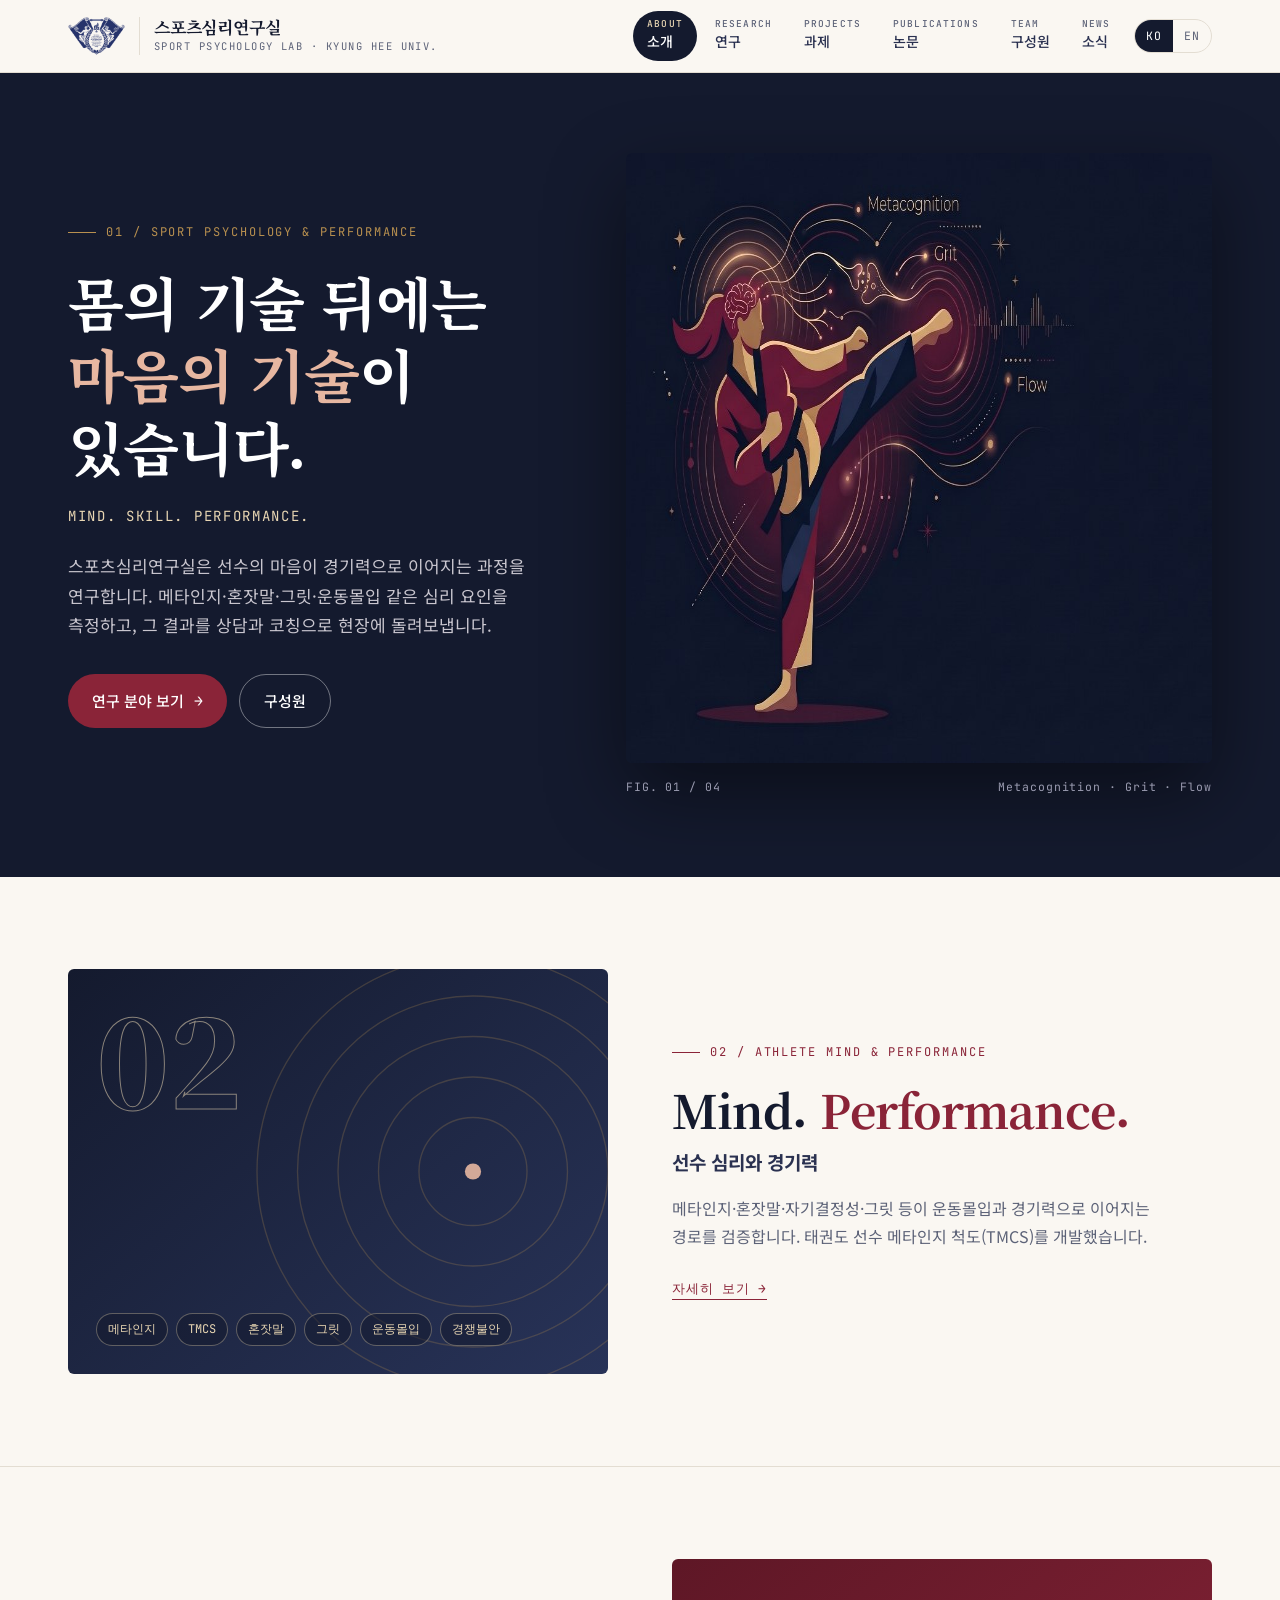
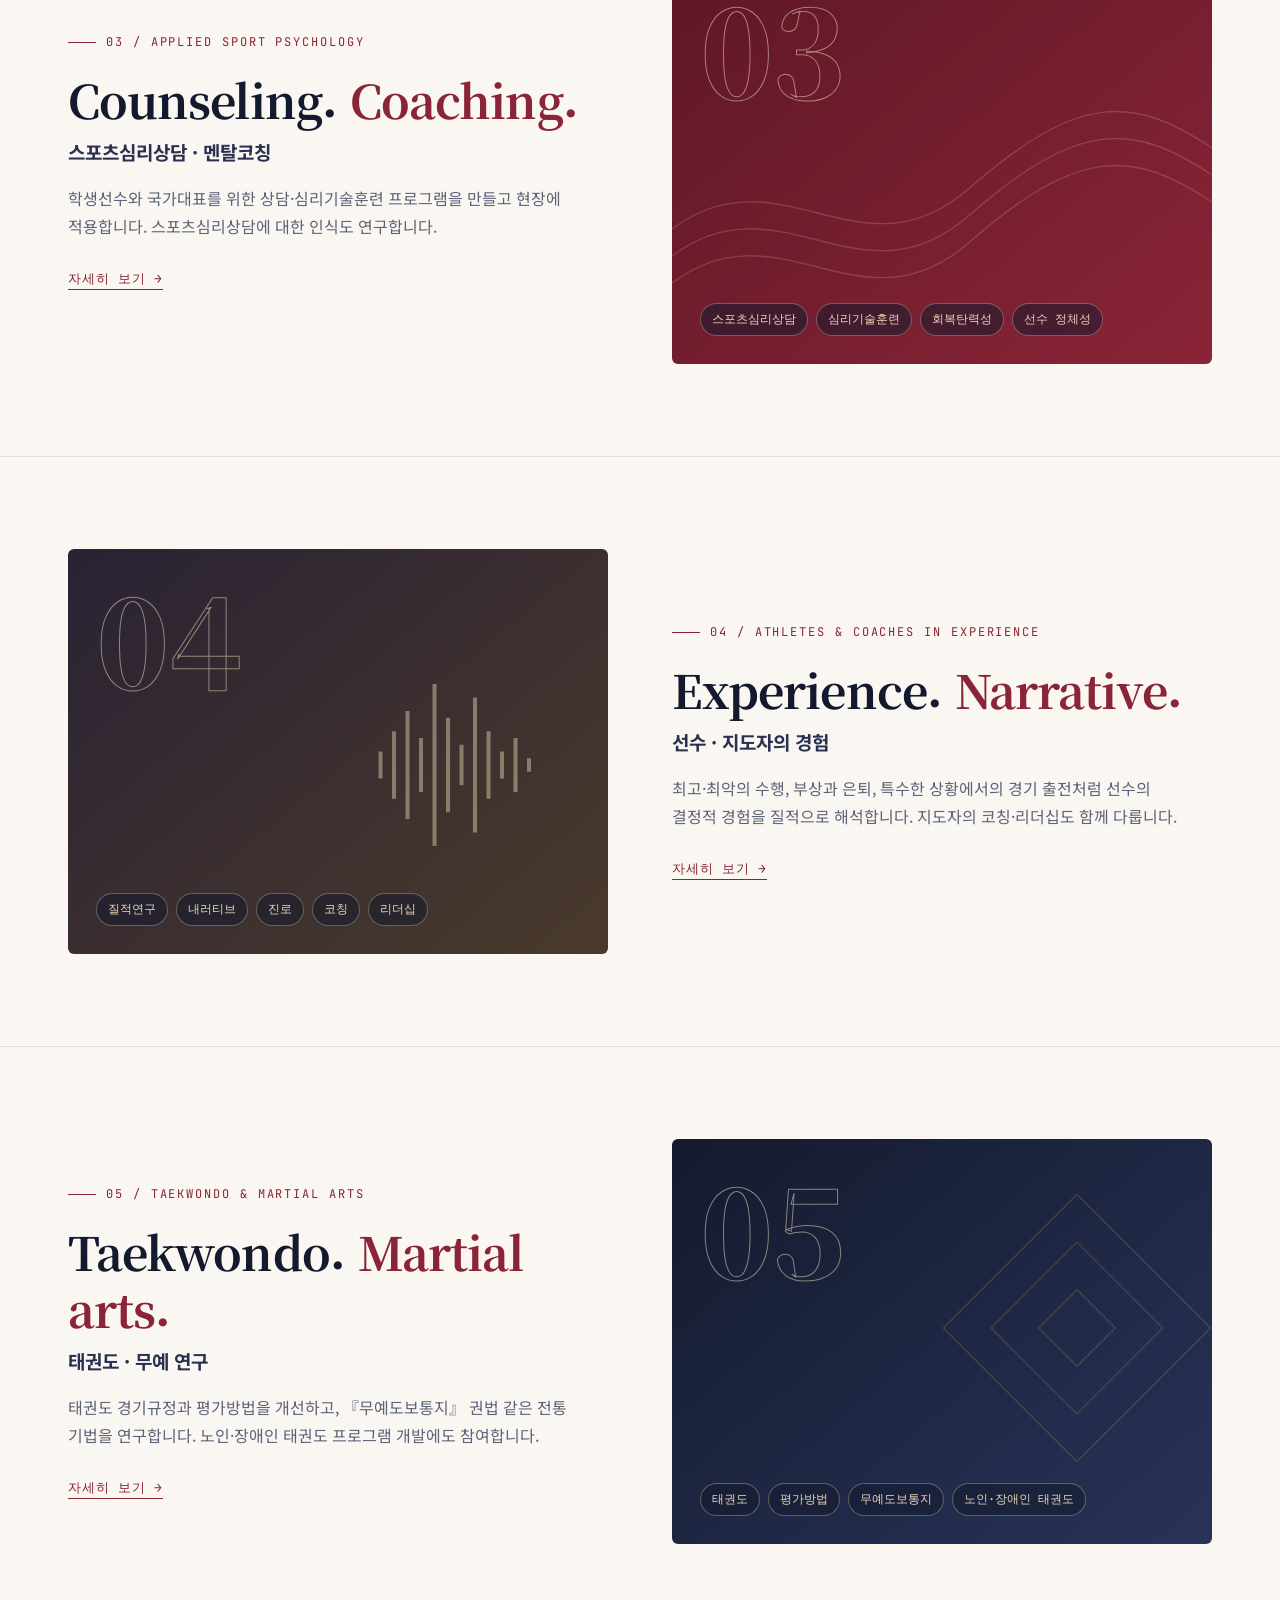
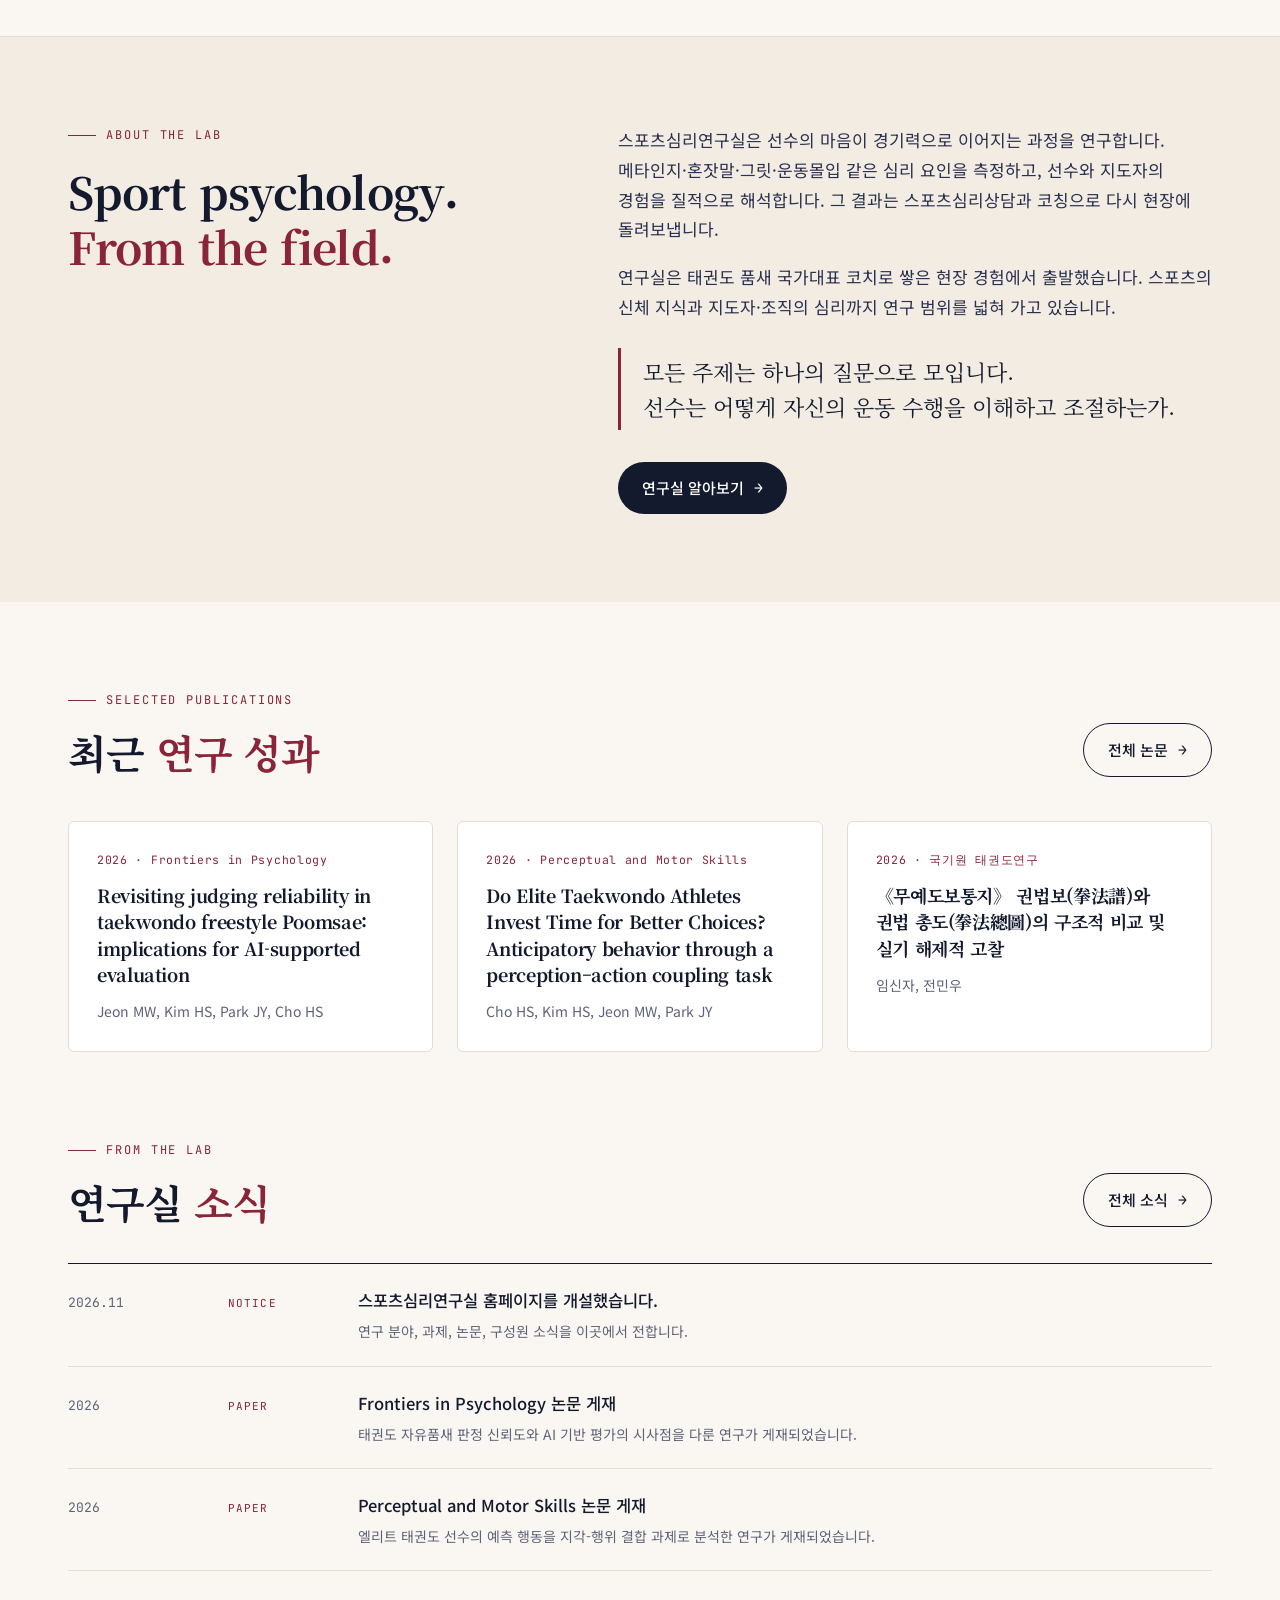
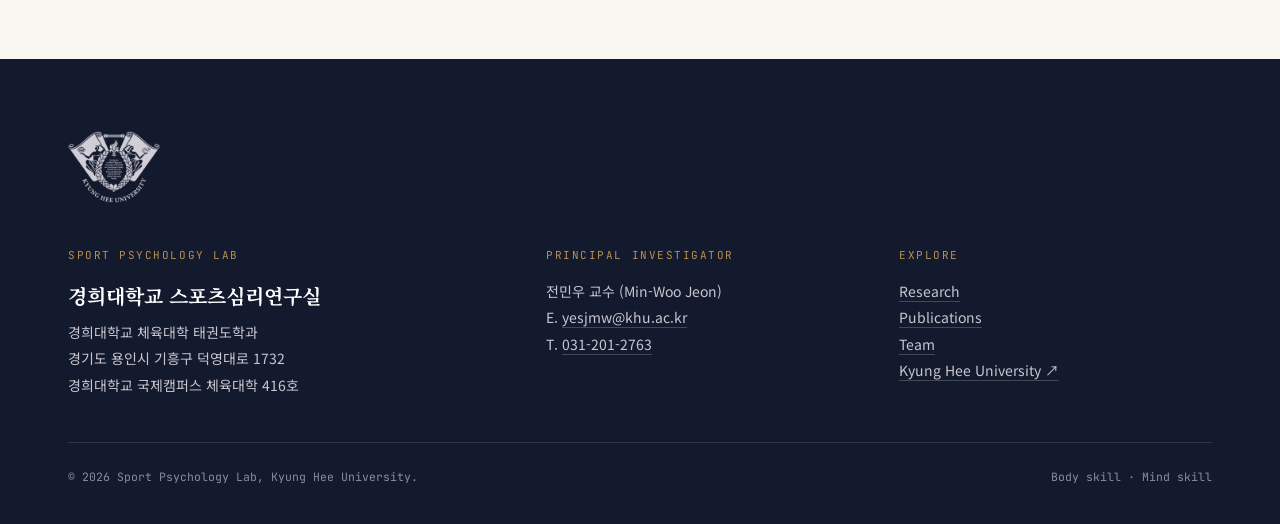
<file: index.html>
<!DOCTYPE html>
<html lang="ko">
<head>
<meta charset="utf-8">
<meta name="viewport" content="width=device-width, initial-scale=1">
<title>스포츠심리연구실 · Sport Psychology Lab</title>
<meta name="description" content="경희대학교 체육대학 태권도학과 스포츠심리연구실 (Sport Psychology Lab). 선수의 마음이 경기력으로 이어지는 과정을 연구합니다.">
<link rel="preconnect" href="https://fonts.googleapis.com">
<link rel="preconnect" href="https://fonts.gstatic.com" crossorigin>
<link href="https://fonts.googleapis.com/css2?family=Noto+Sans+KR:wght@300;400;500;700&family=Noto+Serif+KR:wght@500;700;900&family=JetBrains+Mono:wght@400;500&display=swap" rel="stylesheet">
<link rel="stylesheet" href="assets/site.css">
</head>
<body>
<a class="skip" href="#content">본문 바로가기</a>

<header class="site">
  <div class="wrap bar">
    <a class="brand" href="#about" aria-label="스포츠심리연구실 홈">
      <img class="khu-emblem" src="assets/khu-emblem-navy.png" alt="경희대학교" width="57" height="38">
      <span class="brand-txt"><strong>스포츠심리연구실</strong><span>Sport Psychology Lab · Kyung Hee Univ.</span></span>
    </a>
    <div class="right">
    <div class="lang" aria-label="언어 선택"><a class="on" href="index.html" aria-current="true">KO</a><a href="en.html" hreflang="en">EN</a></div>
    <button class="menu-btn" aria-expanded="false" aria-controls="nav">Menu</button>
    <nav class="main" id="nav" aria-label="주 메뉴">
      <ul>
        <li><a href="#about"><small>About</small>소개</a></li>
        <li><a href="#research"><small>Research</small>연구</a></li>
        <li><a href="#projects"><small>Projects</small>과제</a></li>
        <li><a href="#publications"><small>Publications</small>논문</a></li>
        <li><a href="#team"><small>Team</small>구성원</a></li>
        <li><a href="#news"><small>News</small>소식</a></li>
      </ul>
    </nav>
    </div>
  </div>
</header>

<main id="content">

<!-- =========================== ABOUT (HOME) =========================== -->
<div class="view" id="v-about">
  <section class="hero">
    <div class="wrap">
      <div>
        <div class="eyebrow">01 / Sport psychology &amp; performance</div>
        <h1>몸의 기술 뒤에는<br><em>마음의 기술</em>이 있습니다.</h1>
        <div class="en">Mind. Skill. Performance.</div>
        <p class="desc">스포츠심리연구실은 선수의 마음이 경기력으로 이어지는 과정을 연구합니다. 메타인지·혼잣말·그릿·운동몰입 같은 심리 요인을 측정하고, 그 결과를 상담과 코칭으로 현장에 돌려보냅니다.</p>
        <div class="hero-btns">
          <a class="btn" href="#research">연구 분야 보기 <span class="arrow">→</span></a>
          <a class="btn ghost" href="#team">구성원</a>
        </div>
      </div>
      <figure>
        <img src="assets/hero.jpg" alt="태권도 발차기 동작의 선수 일러스트. 머리 주변으로 Metacognition, Grit, Flow 라벨이 이어져 있다." width="951" height="610">
        <figcaption><span>FIG. 01 / 04</span><span>Metacognition · Grit · Flow</span></figcaption>
      </figure>
    </div>
  </section>

  <section class="area">
    <div class="wrap">
      <div class="text">
        <div class="eyebrow">02 / Athlete Mind &amp; Performance</div>
        <h2>Mind. <em>Performance.</em></h2>
        <div class="ko">선수 심리와 경기력</div>
        <p>메타인지·혼잣말·자기결정성·그릿 등이 운동몰입과 경기력으로 이어지는 경로를 검증합니다. 태권도 선수 메타인지 척도(TMCS)를 개발했습니다.</p>
        <a class="more" href="#research">자세히 보기 →</a>
      </div>
      <div class="panel navy">
        <svg class="rings" viewBox="0 0 400 300" aria-hidden="true"><g fill="none" stroke="#b8904f" stroke-opacity=".28"><circle cx="300" cy="150" r="40"/><circle cx="300" cy="150" r="70"/><circle cx="300" cy="150" r="100"/><circle cx="300" cy="150" r="130"/><circle cx="300" cy="150" r="160"/></g><circle cx="300" cy="150" r="6" fill="#e7b7a1"/></svg>
        <div class="num">02</div>
        <div class="kw"><span>메타인지</span><span>TMCS</span><span>혼잣말</span><span>그릿</span><span>운동몰입</span><span>경쟁불안</span></div>
      </div>
    </div>
  </section>

  <section class="area">
    <div class="wrap">
      <div class="text">
        <div class="eyebrow">03 / Applied Sport Psychology</div>
        <h2>Counseling. <em>Coaching.</em></h2>
        <div class="ko">스포츠심리상담 · 멘탈코칭</div>
        <p>학생선수와 국가대표를 위한 상담·심리기술훈련 프로그램을 만들고 현장에 적용합니다. 스포츠심리상담에 대한 인식도 연구합니다.</p>
        <a class="more" href="#research">자세히 보기 →</a>
      </div>
      <div class="panel wine">
        <svg class="rings" viewBox="0 0 400 300" aria-hidden="true"><g fill="none" stroke="#e8d6b3" stroke-opacity=".22"><path d="M0 220 C80 160 140 260 220 190 S340 120 400 160"/><path d="M0 240 C80 180 140 280 220 210 S340 140 400 180"/><path d="M0 200 C80 140 140 240 220 170 S340 100 400 140"/></g></svg>
        <div class="num">03</div>
        <div class="kw"><span>스포츠심리상담</span><span>심리기술훈련</span><span>회복탄력성</span><span>선수 정체성</span></div>
      </div>
    </div>
  </section>

  <section class="area">
    <div class="wrap">
      <div class="text">
        <div class="eyebrow">04 / Athletes &amp; Coaches in Experience</div>
        <h2>Experience. <em>Narrative.</em></h2>
        <div class="ko">선수 · 지도자의 경험</div>
        <p>최고·최악의 수행, 부상과 은퇴, 특수한 상황에서의 경기 출전처럼 선수의 결정적 경험을 질적으로 해석합니다. 지도자의 코칭·리더십도 함께 다룹니다.</p>
        <a class="more" href="#research">자세히 보기 →</a>
      </div>
      <div class="panel gold">
        <svg class="rings" viewBox="0 0 400 300" aria-hidden="true"><g fill="#e8d6b3" fill-opacity=".5"><rect x="230" y="150" width="3" height="20"/><rect x="240" y="135" width="3" height="50"/><rect x="250" y="120" width="3" height="80"/><rect x="260" y="140" width="3" height="40"/><rect x="270" y="100" width="3" height="120"/><rect x="280" y="125" width="3" height="70"/><rect x="290" y="145" width="3" height="30"/><rect x="300" y="110" width="3" height="100"/><rect x="310" y="135" width="3" height="50"/><rect x="320" y="150" width="3" height="20"/><rect x="330" y="140" width="3" height="40"/><rect x="340" y="155" width="3" height="10"/></g></svg>
        <div class="num">04</div>
        <div class="kw"><span>질적연구</span><span>내러티브</span><span>진로</span><span>코칭</span><span>리더십</span></div>
      </div>
    </div>
  </section>

  <section class="area">
    <div class="wrap">
      <div class="text">
        <div class="eyebrow">05 / Taekwondo &amp; Martial Arts</div>
        <h2>Taekwondo. <em>Martial arts.</em></h2>
        <div class="ko">태권도 · 무예 연구</div>
        <p>태권도 경기규정과 평가방법을 개선하고, 『무예도보통지』 권법 같은 전통 기법을 연구합니다. 노인·장애인 태권도 프로그램 개발에도 참여합니다.</p>
        <a class="more" href="#research">자세히 보기 →</a>
      </div>
      <div class="panel navy">
        <svg class="rings" viewBox="0 0 400 300" aria-hidden="true"><g fill="none" stroke="#b8904f" stroke-opacity=".3"><rect x="230" y="70" width="140" height="140" transform="rotate(45 300 140)"/><rect x="255" y="95" width="90" height="90" transform="rotate(45 300 140)"/><rect x="280" y="120" width="40" height="40" transform="rotate(45 300 140)"/></g></svg>
        <div class="num">05</div>
        <div class="kw"><span>태권도</span><span>평가방법</span><span>무예도보통지</span><span>노인·장애인 태권도</span></div>
      </div>
    </div>
  </section>

  <section class="block intro">
    <div class="wrap">
      <div>
        <div class="eyebrow">About the lab</div>
        <h2>Sport psychology.<br><em>From the field.</em></h2>
      </div>
      <div>
        <p>스포츠심리연구실은 선수의 마음이 경기력으로 이어지는 과정을 연구합니다. 메타인지·혼잣말·그릿·운동몰입 같은 심리 요인을 측정하고, 선수와 지도자의 경험을 질적으로 해석합니다. 그 결과는 스포츠심리상담과 코칭으로 다시 현장에 돌려보냅니다.</p>
        <p>연구실은 태권도 품새 국가대표 코치로 쌓은 현장 경험에서 출발했습니다. 스포츠의 신체 지식과 지도자·조직의 심리까지 연구 범위를 넓혀 가고 있습니다.</p>
        <div class="question">모든 주제는 하나의 질문으로 모입니다.<br>선수는 어떻게 자신의 운동 수행을 이해하고 조절하는가.</div>
        <a class="btn" href="#team">연구실 알아보기 <span class="arrow">→</span></a>
      </div>
    </div>
  </section>

  <section class="block">
    <div class="wrap">
      <div class="sec-head">
        <div><div class="eyebrow">Selected publications</div><h2>최근 <em>연구 성과</em></h2></div>
        <a class="btn ghost" href="#publications">전체 논문 <span class="arrow">→</span></a>
      </div>
      <div class="cards">
        <a class="card" href="https://doi.org/10.3389/fpsyg.2026.1881296" target="_blank" rel="noopener">
          <div class="meta">2026 · Frontiers in Psychology</div>
          <h3>Revisiting judging reliability in taekwondo freestyle Poomsae: implications for AI-supported evaluation</h3>
          <p>Jeon MW, Kim HS, Park JY, Cho HS</p>
        </a>
        <a class="card" href="https://doi.org/10.1177/00315125261464710" target="_blank" rel="noopener">
          <div class="meta">2026 · Perceptual and Motor Skills</div>
          <h3>Do Elite Taekwondo Athletes Invest Time for Better Choices? Anticipatory behavior through a perception–action coupling task</h3>
          <p>Cho HS, Kim HS, Jeon MW, Park JY</p>
        </a>
        <a class="card" href="https://doi.org/10.24881/tjk.2026.17.3.25" target="_blank" rel="noopener">
          <div class="meta">2026 · 국기원 태권도연구</div>
          <h3>《무예도보통지》 권법보(拳法譜)와 권법 총도(拳法總圖)의 구조적 비교 및 실기 해제적 고찰</h3>
          <p>임신자, 전민우</p>
        </a>
      </div>
    </div>
  </section>

  <section class="block" style="padding-top:0">
    <div class="wrap">
      <div class="sec-head">
        <div><div class="eyebrow">From the lab</div><h2>연구실 <em>소식</em></h2></div>
        <a class="btn ghost" href="#news">전체 소식 <span class="arrow">→</span></a>
      </div>
      <ul class="news-list" data-news="3"></ul>
    </div>
  </section>
</div>

<!-- =========================== RESEARCH =========================== -->
<div class="view" id="v-research">
  <div class="page-head"><div class="wrap">
    <div class="eyebrow">Research</div>
    <h1>하나의 질문, <em>네 갈래의 연구</em></h1>
    <p class="lead">모든 주제는 하나의 질문으로 모입니다. 선수는 어떻게 자신의 운동 수행을 이해하고 조절하는가.</p>
  </div></div>
  <section class="block" style="padding-top:20px"><div class="wrap">
    <div class="r-row">
      <div class="n">01</div>
      <div><div class="lbl">Athlete Mind &amp; Performance</div><h3>선수 심리와 경기력</h3></div>
      <div><p>메타인지·혼잣말·자기결정성·그릿 등이 운동몰입과 경기력 등으로 이어지는 경로를 검증합니다. 태권도 선수 메타인지 척도(TMCS)를 개발했습니다.</p>
        <span class="tag">메타인지</span><span class="tag">TMCS</span><span class="tag">혼잣말</span><span class="tag">그릿</span><span class="tag">운동몰입</span><span class="tag">경쟁불안</span></div>
    </div>
    <div class="r-row">
      <div class="n">02</div>
      <div><div class="lbl">Applied Sport Psychology</div><h3>스포츠심리상담 · 멘탈코칭</h3></div>
      <div><p>학생선수와 국가대표를 위한 상담·심리기술훈련 프로그램을 만들고 현장에 적용합니다. 스포츠심리상담에 대한 인식도 연구합니다.</p>
        <span class="tag">스포츠심리상담</span><span class="tag">심리기술훈련</span><span class="tag">회복탄력성</span><span class="tag">선수 정체성</span></div>
    </div>
    <div class="r-row">
      <div class="n">03</div>
      <div><div class="lbl">Athletes &amp; Coaches in Experience</div><h3>선수 · 지도자의 경험</h3></div>
      <div><p>최고·최악의 수행, 부상과 은퇴, 특수한 상황에서 경기 출전과 같은 선수의 결정적 경험을 질적으로 해석합니다. 지도자의 코칭·리더십도 함께 다룹니다.</p>
        <span class="tag">질적연구</span><span class="tag">내러티브</span><span class="tag">진로</span><span class="tag">코칭</span><span class="tag">리더십</span></div>
    </div>
    <div class="r-row">
      <div class="n">04</div>
      <div><div class="lbl">Taekwondo &amp; Martial Arts</div><h3>태권도 · 무예 연구</h3></div>
      <div><p>태권도 경기규정과 평가방법을 개선하고, 『무예도보통지』 권법 같은 전통 기법을 연구합니다. 노인·장애인 태권도 프로그램 개발에도 참여합니다.</p>
        <span class="tag">태권도</span><span class="tag">평가방법</span><span class="tag">무예도보통지</span><span class="tag">노인·장애인 태권도</span></div>
    </div>
  </div></section>
</div>

<!-- =========================== PROJECTS =========================== -->
<div class="view" id="v-projects">
  <div class="page-head"><div class="wrap">
    <div class="eyebrow">Projects</div>
    <h1>현장과 함께한 <em>연구 과제</em></h1>
    <p class="lead">국기원, 한국스포츠과학원, 세계태권도연수원 등과 함께 태권도 품새 개발, 평가방법 개선, 국가대표 스포츠과학 지원 과제를 수행했습니다.</p>
    <div class="stats">
      <div class="stat"><b>9</b><span>주요 수행 과제</span></div>
      <div class="stat"><b>6</b><span>협력 기관</span></div>
      <div class="stat"><b>2011–</b><span>과제 수행 기간</span></div>
    </div>
  </div></div>
  <section class="block" style="padding-top:20px"><div class="wrap">
    <div class="eyebrow">주요 수행 과제 (최신순)</div>
    <div class="timeline" id="projects-list"></div>
  </div></section>
</div>

<!-- =========================== PUBLICATIONS =========================== -->
<div class="view" id="v-publications">
  <div class="page-head"><div class="wrap">
    <div class="eyebrow">Publications</div>
    <h1>논문과 <em>저서</em></h1>
    <p class="lead">국내외 학술지에 발표한 대표 논문과 태권도 품새·트레이닝 관련 저서입니다.</p>
  </div></div>
  <section class="block" style="padding-top:40px"><div class="wrap">
    <div class="sub">대표 논문 · Selected articles</div>
    <ol class="pubs">
      <li><div><div class="yr">2026 · ARTICLE</div><h3>Revisiting judging reliability in taekwondo freestyle Poomsae: implications for AI-supported evaluation.</h3>
        <div class="au"><b>Jeon MW</b>, Kim HS<sup>*</sup>, Park JY, Cho HS<sup>*</sup></div><div class="jr">Frontiers in Psychology</div>
        <a class="doi" href="https://doi.org/10.3389/fpsyg.2026.1881296" target="_blank" rel="noopener">doi:10.3389/fpsyg.2026.1881296 ↗</a></div></li>
      <li><div><div class="yr">2026 · ARTICLE</div><h3>Do Elite Taekwondo Athletes Invest Time for Better Choices? Analysis of Anticipatory Behavior Through a Perception–Action Coupling Task.</h3>
        <div class="au">Cho HS, Kim HS<sup>*</sup>, <b>Jeon MW</b>, Park JY<sup>*</sup></div><div class="jr">Perceptual and Motor Skills</div>
        <a class="doi" href="https://doi.org/10.1177/00315125261464710" target="_blank" rel="noopener">doi:10.1177/00315125261464710 ↗</a></div></li>
      <li><div><div class="yr">2026 · 논문</div><h3>《무예도보통지》 권법보(拳法譜)와 권법 총도(拳法總圖)의 구조적 비교 및 실기 해제적 고찰.</h3>
        <div class="au">임신자, <b>전민우</b><sup>*</sup></div><div class="jr">국기원 태권도연구, 17(3), 25–40.</div>
        <a class="doi" href="https://doi.org/10.24881/tjk.2026.17.3.25" target="_blank" rel="noopener">doi:10.24881/tjk.2026.17.3.25 ↗</a></div></li>
      <li><div><div class="yr">2025 · 논문</div><h3>부상 경험에 따른 대학 엘리트 태권도 선수의 은퇴 인식 및 진로 장벽 탐색.</h3>
        <div class="au">김기남, <b>전민우</b><sup>*</sup></div><div class="jr">국기원 태권도연구, 16(4), 55–63.</div>
        <a class="doi" href="https://doi.org/10.24881/tjk.2025.16.4.55" target="_blank" rel="noopener">doi:10.24881/tjk.2025.16.4.55 ↗</a></div></li>
      <li><div><div class="yr">2025 · 논문</div><h3>버추얼 태권도 경기의 미래 가능성: 참여자 경험을 통해 본 발전과 확장.</h3>
        <div class="au">김나혜, <b>전민우</b><sup>*</sup></div><div class="jr">국기원 태권도연구, 16(1), 71–81.</div>
        <a class="doi" href="https://doi.org/10.24881/tjk.2025.16.1.71" target="_blank" rel="noopener">doi:10.24881/tjk.2025.16.1.71 ↗</a></div></li>
    </ol>
    <p style="font-size:13px;color:var(--muted);margin-top:14px"><sup>*</sup> 교신저자 (Corresponding author)</p>

    <div class="sub" style="margin-top:64px">저서 · Books</div>
    <div class="books">
      <div class="book"><div class="spine"><small>BOOK · 2023</small><b>태권도 자유품새 교과서</b></div><div class="info"><span>상아기획</span><span>2023.07.05</span></div></div>
      <div class="book"><div class="spine"><small>BOOK · 2022</small><b>WT Poomsae World Class Poomsae Guide Book</b></div><div class="info"><span>예방의학사</span><span>2022.09.15</span></div></div>
      <div class="book"><div class="spine"><small>BOOK · 2019</small><b>태권도 품새 트레이닝의 교과서</b></div><div class="info"><span>예방의학사</span><span>2019.10.28</span></div></div>
      <div class="book"><div class="spine"><small>BOOK · 2019</small><b>가슴 위의 태극마크<br>나는 태권도 국가대표다!</b></div><div class="info"><span>함성소리</span><span>2019.02.22</span></div></div>
    </div>
  </div></section>
</div>

<!-- =========================== TEAM =========================== -->
<div class="view" id="v-team">
  <div class="page-head"><div class="wrap">
    <div class="eyebrow">Team</div>
    <h1>연구실 <em>구성원</em></h1>
    <p class="lead">현장의 질문을 연구로, 연구의 답을 다시 현장으로 가져가는 사람들입니다.</p>
  </div></div>
  <section class="block" style="padding-top:56px"><div class="wrap">
    <div class="eyebrow">Principal Investigator</div>
    <div class="pi">
      <div class="pi-photo">전<small>PHOTO</small></div>
      <div>
        <h2>전민우 <span style="font-family:var(--mono);font-size:15px;color:var(--muted);font-weight:400;letter-spacing:.04em">Min-Woo Jeon</span></h2>
        <div class="pos">경희대학교 체육대학 태권도학과 조교수 (2024.9–)</div>
        <dl class="kv">
          <dt>Research</dt><dd>스포츠심리학, 스포츠멘탈트레이닝, 태권도 관련 무도학</dd>
          <dt>E-mail</dt><dd><a href="mailto:yesjmw@khu.ac.kr">yesjmw@khu.ac.kr</a></dd>
          <dt>Tel</dt><dd>031-201-2763</dd>
          <dt>Office</dt><dd>체육대학 416호</dd>
        </dl>
        <div class="cols2">
          <div>
            <div class="sub" style="margin-top:0">학력 · Education</div>
            <ul class="list">
              <li><span>2016</span><span>체육학 박사, 경희대학교 일반대학원 체육학과</span></li>
              <li><span>2011</span><span>체육학 석사, 경희대학교 일반대학원 체육학과</span></li>
              <li><span>2008</span><span>체육학 학사, 경희대학교 태권도학과</span></li>
            </ul>
            <div class="sub">학술 · 위원 활동</div>
            <ul class="list">
              <li><span>2026</span><span>국기원 체육지도자 자격검정위원</span></li>
              <li><span>2026</span><span>대한체육학회 이사, 대한민국국가대표선수협회 이사, 대한장애인펜싱협회 이사</span></li>
              <li><span>2016–</span><span>한국무예학회 이사</span></li>
            </ul>
          </div>
          <div>
            <div class="sub" style="margin-top:0">주요 경력 · Career</div>
            <ul class="list">
              <li><span>2024</span><span>홍콩 세계태권도품새선수권대회 대한민국 대표팀 코치</span></li>
              <li><span>2023</span><span>제31회 청두 하계세계대학경기대회 대한민국 대표팀 코치</span></li>
              <li><span>2022</span><span>춘천 아시아태권도품새선수권대회 대한민국 대표팀 코치</span></li>
              <li><span>2018</span><span>자카르타-팔렘방 아시안게임 한국 대표팀 코치 / 제5회 아시아태권도품새선수권대회 한국 대표팀 코치</span></li>
              <li><span>2018–현재</span><span>세계태권도전문트레이너협회(WTPTA) 대표</span></li>
              <li><span>2017</span><span>타이베이 하계유니버시아드대회 한국 대표팀 코치</span></li>
              <li><span>2012·2014</span><span>제12·13회 세계대학태권도선수권대회 국가대표 선수단 트레이너</span></li>
              <li><span>2006</span><span>이란 태권도 국가대표 코치</span></li>
            </ul>
          </div>
        </div>
        <div class="sub">주요 수상 · Awards</div>
        <ul class="list">
          <li><span>2023</span><span>2023 춘천코리아오픈 국제태권도대회 베스트 코치상</span></li>
          <li><span>2020</span><span>2019 대학스포츠 KUSF AWARDS 우수지도자상 (한국대학스포츠협의회)</span></li>
          <li><span>2018</span><span>제5회 아시아태권도품새선수권대회 베스트 코치상 (아시아태권도연맹)</span></li>
          <li><span>2017</span><span>2017 Young Researcher Award (WTF &amp; IATR)</span></li>
          <li><span>2016</span><span>경희대학교 예체능계열 우수학위논문상</span></li>
          <li><span>2015</span><span>태권도 보급 및 발전 공로 표창 (국기원)</span></li>
          <li><span>2012</span><span>제12회 세계대학태권도선수권대회 Best Coach상 (FISU)</span></li>
          <li><span>2009–2024</span><span>전국대학태권도대회 우수지도자상 등 지도자상 다수 (한국대학태권도연맹)</span></li>
        </ul>
      </div>
    </div>

    <div class="groups" id="groups"></div>
  </div></section>
</div>

<!-- =========================== NEWS =========================== -->
<div class="view" id="v-news">
  <div class="page-head"><div class="wrap">
    <div class="eyebrow">News &amp; Notice</div>
    <h1>연구실 <em>소식</em></h1>
    <p class="lead">연구 성과, 수상, 연구참여자 모집, 학생 모집 공지를 전합니다.</p>
  </div></div>
  <section class="block" style="padding-top:20px"><div class="wrap">
    <ul class="news-list" data-news="all"></ul>
  </div></section>
</div>

</main>

<footer class="site">
  <div class="wrap">
    <a class="khu-foot" href="https://www.khu.ac.kr" target="_blank" rel="noopener"><img src="assets/khu-logo-light.png" alt="Kyung Hee University" width="92" height="72"></a>
    <div class="f-grid">
      <div>
        <div class="lbl">Sport Psychology Lab</div>
        <h4>경희대학교 스포츠심리연구실</h4>
        <p>경희대학교 체육대학 태권도학과<br>경기도 용인시 기흥구 덕영대로 1732<br>경희대학교 국제캠퍼스 체육대학 416호</p>
      </div>
      <div>
        <div class="lbl">Principal Investigator</div>
        <p>전민우 교수 (Min-Woo Jeon)<br>
        E. <a href="mailto:yesjmw@khu.ac.kr">yesjmw@khu.ac.kr</a><br>
        T. <a href="tel:0312012763">031-201-2763</a></p>
      </div>
      <div>
        <div class="lbl">Explore</div>
        <ul>
          <li><a href="#research">Research</a></li>
          <li><a href="#publications">Publications</a></li>
          <li><a href="#team">Team</a></li>
          <li><a href="https://www.khu.ac.kr" target="_blank" rel="noopener">Kyung Hee University ↗</a></li>
        </ul>
      </div>
    </div>
    <div class="copy"><span>© 2026 Sport Psychology Lab, Kyung Hee University.</span><span>Body skill · Mind skill</span></div>
  </div>
</footer>

<script>
/* ---------- editable data ---------- */
const NEWS = [
  {date:"2026.11", cat:"Notice", title:"스포츠심리연구실 홈페이지를 개설했습니다.", desc:"연구 분야, 과제, 논문, 구성원 소식을 이곳에서 전합니다."},
  {date:"2026", cat:"Paper", title:"Frontiers in Psychology 논문 게재", desc:"태권도 자유품새 판정 신뢰도와 AI 기반 평가의 시사점을 다룬 연구가 게재되었습니다."},
  {date:"2026", cat:"Paper", title:"Perceptual and Motor Skills 논문 게재", desc:"엘리트 태권도 선수의 예측 행동을 지각-행위 결합 과제로 분석한 연구가 게재되었습니다."}
];
const PROJECTS = [
  ["2026","국기원","노인 태권도 수련 프로그램 개발 및 보급","공동연구원"],
  ["2025.10–2026.01","한국스포츠과학원","차세대 국가대표 스포츠과학지원 외부 협업 네트워크 구축 및 운영","공동연구원"],
  ["2022.11","국기원연구소","태권도 기술 용어 연구","공동연구원"],
  ["2022.01–06","세계태권도연수원","WTA 장애인 태권도사범 자격연수 실기과목: 지체·지적 장애인을 위한 태권도 품새 수정보완","공동연구원"],
  ["2017.03–09","대한장애인체육회","2020 도쿄패럴림픽 대비 장애인 태권도 신규 품새 개발","공동연구원"],
  ["2016.05–12","국기원","자유 품새 평가방법 개선을 위한 기초연구","연구책임자"],
  ["2016.04–11","국기원","태권도 교본 「기본 및 품새편」 집필 및 발간","보조연구원"],
  ["2016.04–08","아시아태권도연맹","2018 아시안게임 새 품새 개발 및 제도화 사업","보조연구원"],
  ["2011.09–12","국기원","WTA 위상강화를 위한 새 품새 개발 (비만, 여성 부문)","공동연구원"]
];
/* members: {name, info} ; info = 관심분야 1줄 or 학위 · 현재 소속 */
const GROUPS = [
  {ko:"연구교수 · 연구원", en:"Research Faculty", members:[]},
  {ko:"박사과정", en:"Ph.D. Students", members:[]},
  {ko:"석사과정", en:"M.S. Students", members:[]},
  {ko:"졸업생", en:"Alumni", members:[], alumni:true}
];

/* ---------- render ---------- */
const esc = s => String(s).replace(/[&<>"]/g,c=>({"&":"&amp;","<":"&lt;",">":"&gt;",'"':"&quot;"}[c]));
document.querySelectorAll("[data-news]").forEach(ul=>{
  const n = ul.dataset.news==="all" ? NEWS.length : +ul.dataset.news;
  ul.innerHTML = NEWS.slice(0,n).map(x=>`<li><time>${esc(x.date)}</time><span class="cat">${esc(x.cat)}</span><div><strong>${esc(x.title)}</strong><p>${esc(x.desc)}</p></div></li>`).join("");
});
document.getElementById("projects-list").innerHTML = PROJECTS.map(([w,o,t,r])=>{
  const cls = r==="연구책임자"?"pi":(r==="공동연구원"?"co":"");
  return `<div class="p-item"><div class="when">${esc(w)}</div><div><div class="org">${esc(o)}</div><h3>${esc(t)}</h3></div><span class="role ${cls}">${esc(r)}</span></div>`;
}).join("");
document.getElementById("groups").innerHTML = GROUPS.map(g=>{
  const list = g.members.length ? g.members : [{name:"이름", info: g.alumni ? "학위 · 현재 소속" : "관심분야 1줄", ph:true}];
  return `<div class="group"><h3>${esc(g.ko)} <small>${esc(g.en)}</small></h3><div class="people">${
    list.map(m=>`<div class="person"><div class="ph">${m.photo?`<img src="${esc(m.photo)}" alt="${esc(m.name)}">`:"PHOTO"}</div><b>${esc(m.name)}</b><span>${esc(m.info)}</span></div>`).join("")
  }</div></div>`;
}).join("");

/* ---------- hash routing ---------- */
const VIEWS = ["about","research","projects","publications","team","news"];
function route(){
  let h = (location.hash||"").replace("#","");
  if(!VIEWS.includes(h)) h = "about";
  VIEWS.forEach(v=>document.getElementById("v-"+v).classList.toggle("active", v===h));
  document.querySelectorAll("nav.main a").forEach(a=>{
    a.getAttribute("href")==="#"+h ? a.setAttribute("aria-current","page") : a.removeAttribute("aria-current");
  });
  document.querySelectorAll(".lang a").forEach(a=>{ a.href = a.getAttribute("href").split("#")[0] + "#" + h; });
  nav.classList.remove("open"); btn.setAttribute("aria-expanded","false");
  window.scrollTo({top:0,behavior:"instant"});
}
const nav = document.getElementById("nav"), btn = document.querySelector(".menu-btn");
btn.addEventListener("click",()=>{const o=nav.classList.toggle("open");btn.setAttribute("aria-expanded",o);});
window.addEventListener("hashchange",route);
route();
</script>
</body>
</html>
</file>
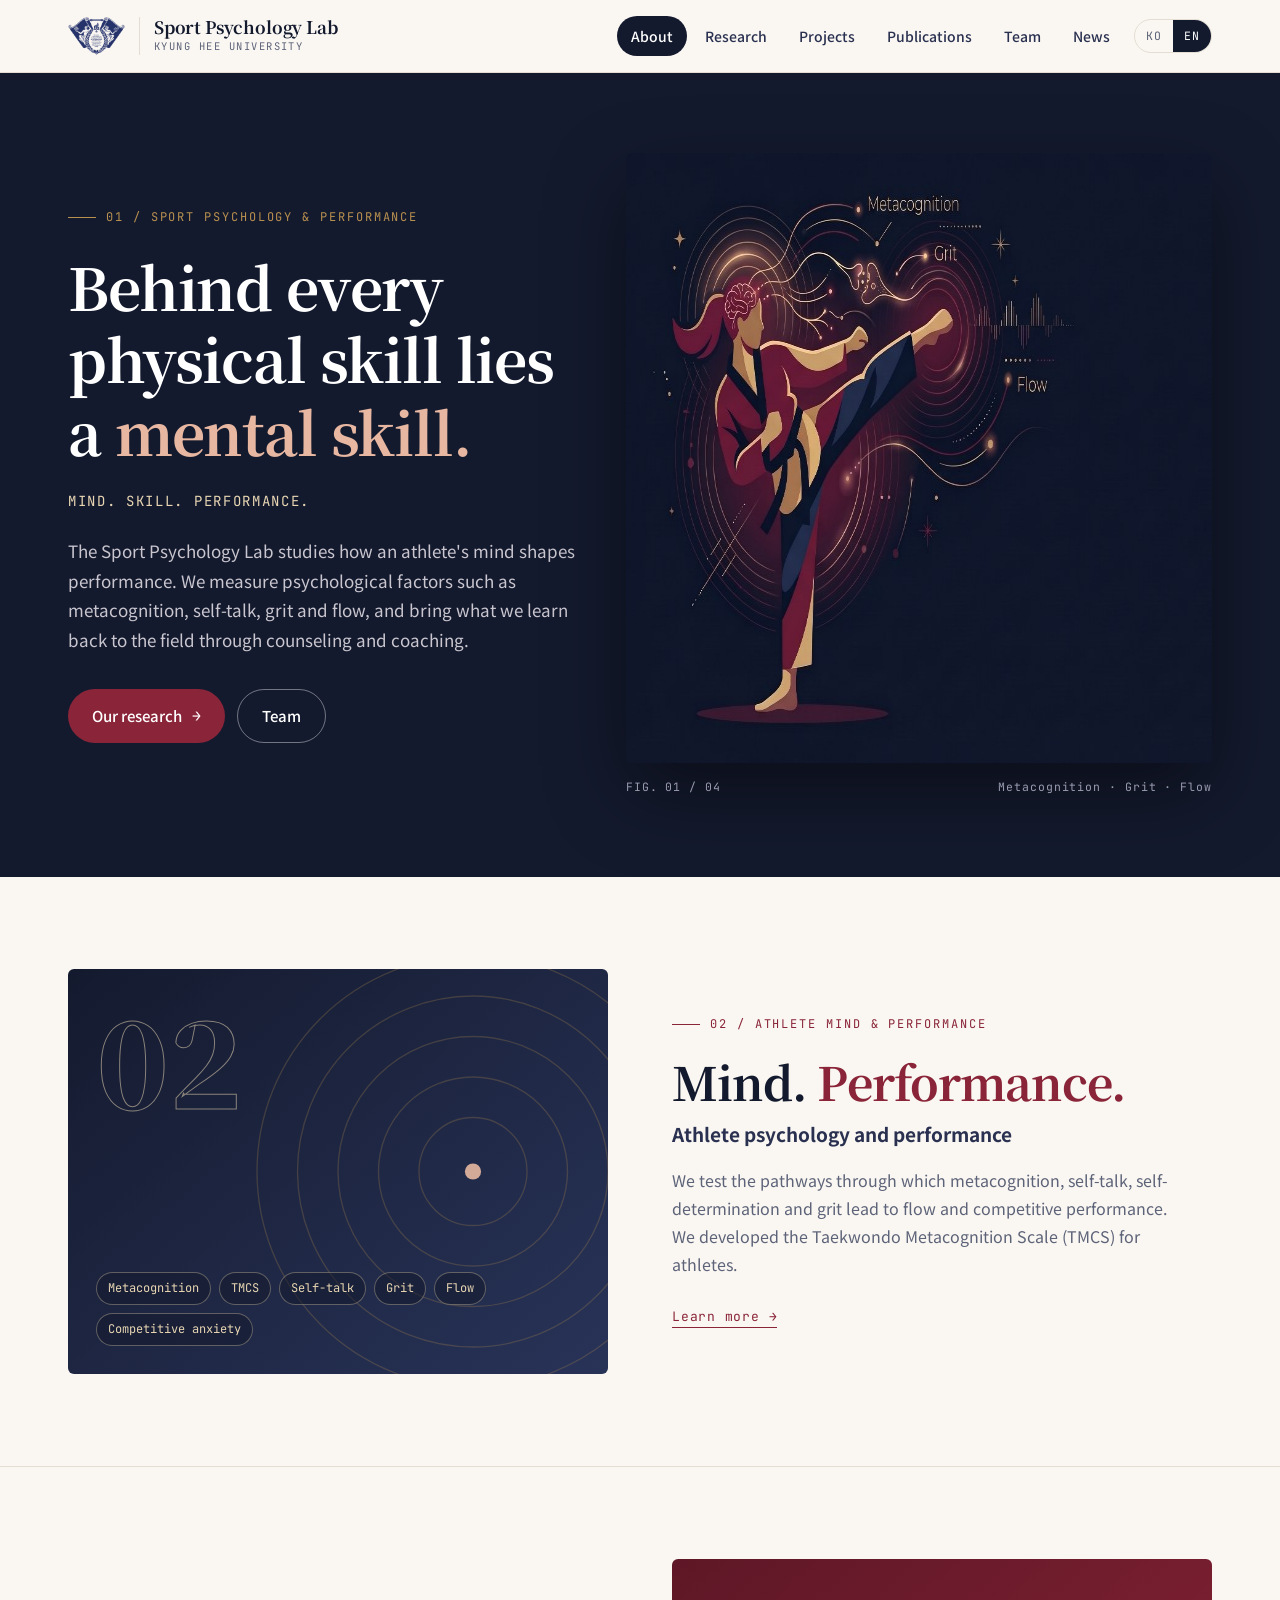
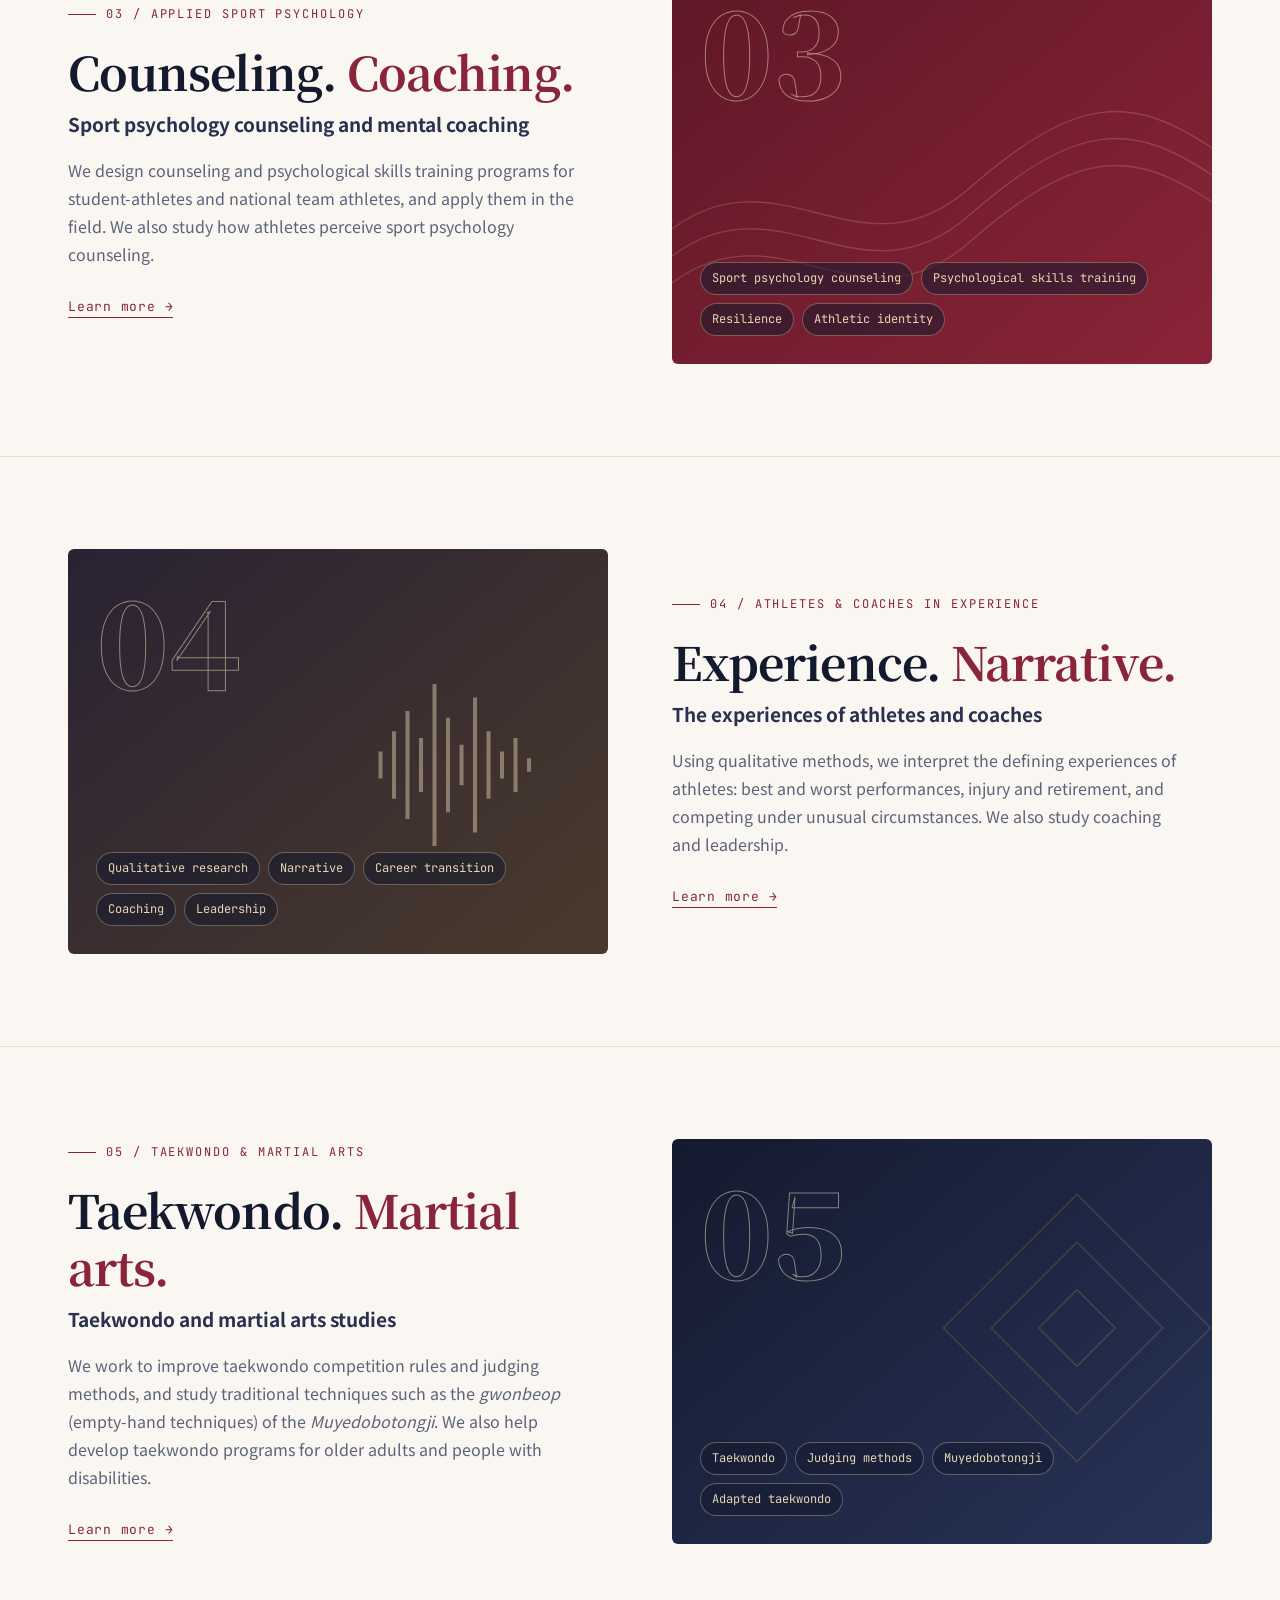
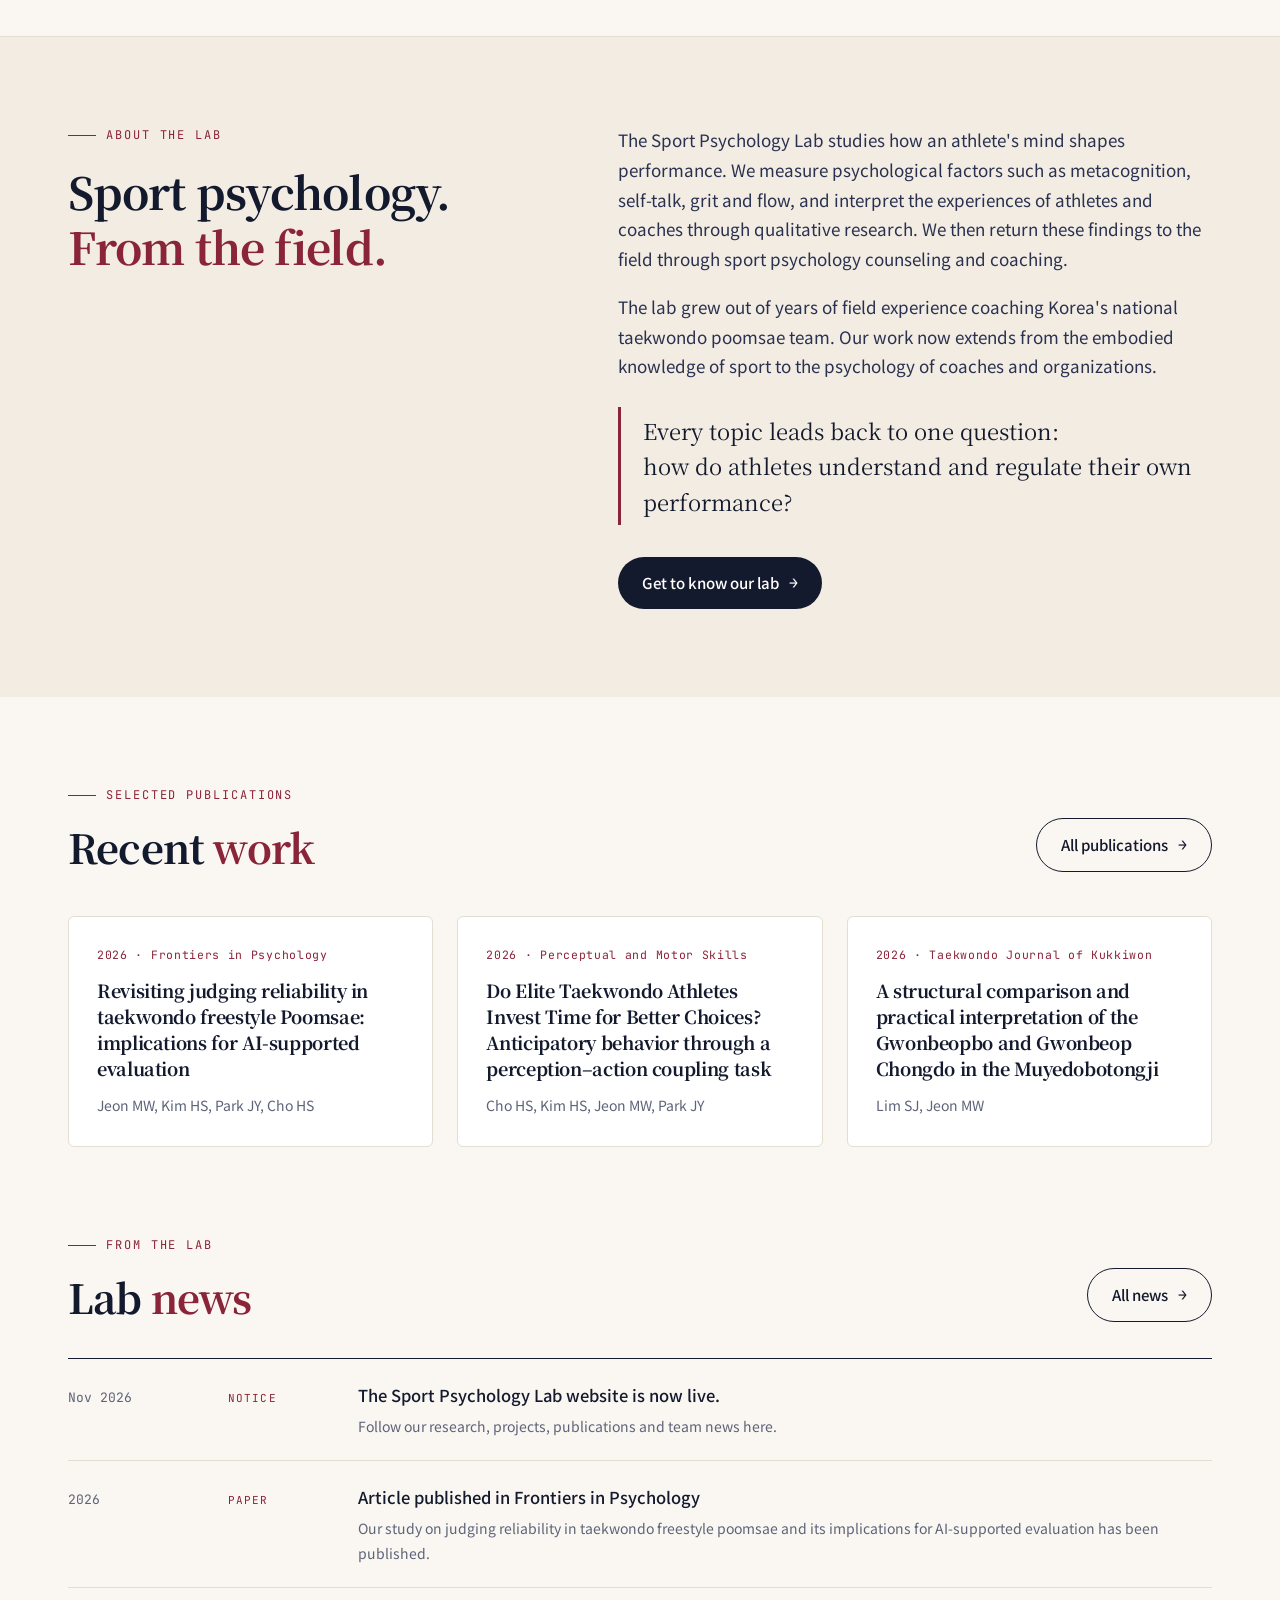
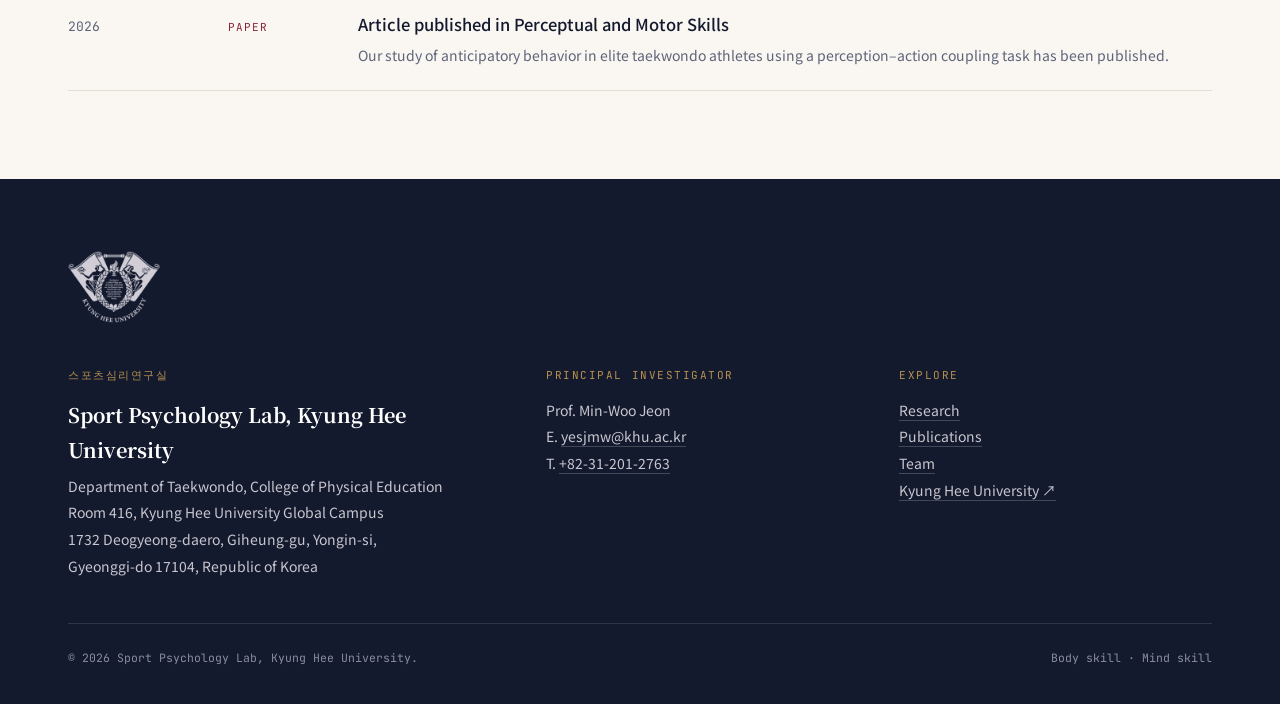
<file: en.html>
<!DOCTYPE html>
<html lang="en">
<head>
<meta charset="utf-8">
<meta name="viewport" content="width=device-width, initial-scale=1">
<title>Sport Psychology Lab · Kyung Hee University</title>
<meta name="description" content="Sport Psychology Lab, Department of Taekwondo, College of Physical Education, Kyung Hee University. We study how an athlete's mind shapes performance.">
<link rel="preconnect" href="https://fonts.googleapis.com">
<link rel="preconnect" href="https://fonts.gstatic.com" crossorigin>
<link href="https://fonts.googleapis.com/css2?family=Noto+Sans+KR:wght@300;400;500;700&family=Noto+Serif+KR:wght@500;700;900&family=JetBrains+Mono:wght@400;500&display=swap" rel="stylesheet">
<link rel="stylesheet" href="assets/site.css">
<link rel="alternate" hreflang="ko" href="index.html">
</head>
<body>
<a class="skip" href="#content">Skip to content</a>

<header class="site">
  <div class="wrap bar">
    <a class="brand" href="#about" aria-label="Sport Psychology Lab home">
      <img class="khu-emblem" src="assets/khu-emblem-navy.png" alt="Kyung Hee University" width="57" height="38">
      <span class="brand-txt"><strong>Sport Psychology Lab</strong><span>Kyung Hee University</span></span>
    </a>
    <div class="right">
    <div class="lang" aria-label="Language"><a href="index.html" hreflang="ko">KO</a><a class="on" href="en.html" aria-current="true">EN</a></div>
    <button class="menu-btn" aria-expanded="false" aria-controls="nav">Menu</button>
    <nav class="main" id="nav" aria-label="Main menu">
      <ul>
        <li><a href="#about">About</a></li>
        <li><a href="#research">Research</a></li>
        <li><a href="#projects">Projects</a></li>
        <li><a href="#publications">Publications</a></li>
        <li><a href="#team">Team</a></li>
        <li><a href="#news">News</a></li>
      </ul>
    </nav>
    </div>
  </div>
</header>

<main id="content">

<!-- =========================== ABOUT (HOME) =========================== -->
<div class="view" id="v-about">
  <section class="hero">
    <div class="wrap">
      <div>
        <div class="eyebrow">01 / Sport psychology &amp; performance</div>
        <h1>Behind every physical skill lies a <em>mental skill.</em></h1>
        <div class="en">Mind. Skill. Performance.</div>
        <p class="desc">The Sport Psychology Lab studies how an athlete's mind shapes performance. We measure psychological factors such as metacognition, self-talk, grit and flow, and bring what we learn back to the field through counseling and coaching.</p>
        <div class="hero-btns">
          <a class="btn" href="#research">Our research <span class="arrow">→</span></a>
          <a class="btn ghost" href="#team">Team</a>
        </div>
      </div>
      <figure>
        <img src="assets/hero.jpg" alt="Illustration of a taekwondo athlete mid-kick, with the labels Metacognition, Grit and Flow radiating from her head." width="951" height="610">
        <figcaption><span>FIG. 01 / 04</span><span>Metacognition · Grit · Flow</span></figcaption>
      </figure>
    </div>
  </section>

  <section class="area">
    <div class="wrap">
      <div class="text">
        <div class="eyebrow">02 / Athlete Mind &amp; Performance</div>
        <h2>Mind. <em>Performance.</em></h2>
        <div class="ko">Athlete psychology and performance</div>
        <p>We test the pathways through which metacognition, self-talk, self-determination and grit lead to flow and competitive performance. We developed the Taekwondo Metacognition Scale (TMCS) for athletes.</p>
        <a class="more" href="#research">Learn more →</a>
      </div>
      <div class="panel navy">
        <svg class="rings" viewBox="0 0 400 300" aria-hidden="true"><g fill="none" stroke="#b8904f" stroke-opacity=".28"><circle cx="300" cy="150" r="40"/><circle cx="300" cy="150" r="70"/><circle cx="300" cy="150" r="100"/><circle cx="300" cy="150" r="130"/><circle cx="300" cy="150" r="160"/></g><circle cx="300" cy="150" r="6" fill="#e7b7a1"/></svg>
        <div class="num">02</div>
        <div class="kw"><span>Metacognition</span><span>TMCS</span><span>Self-talk</span><span>Grit</span><span>Flow</span><span>Competitive anxiety</span></div>
      </div>
    </div>
  </section>

  <section class="area">
    <div class="wrap">
      <div class="text">
        <div class="eyebrow">03 / Applied Sport Psychology</div>
        <h2>Counseling. <em>Coaching.</em></h2>
        <div class="ko">Sport psychology counseling and mental coaching</div>
        <p>We design counseling and psychological skills training programs for student-athletes and national team athletes, and apply them in the field. We also study how athletes perceive sport psychology counseling.</p>
        <a class="more" href="#research">Learn more →</a>
      </div>
      <div class="panel wine">
        <svg class="rings" viewBox="0 0 400 300" aria-hidden="true"><g fill="none" stroke="#e8d6b3" stroke-opacity=".22"><path d="M0 220 C80 160 140 260 220 190 S340 120 400 160"/><path d="M0 240 C80 180 140 280 220 210 S340 140 400 180"/><path d="M0 200 C80 140 140 240 220 170 S340 100 400 140"/></g></svg>
        <div class="num">03</div>
        <div class="kw"><span>Sport psychology counseling</span><span>Psychological skills training</span><span>Resilience</span><span>Athletic identity</span></div>
      </div>
    </div>
  </section>

  <section class="area">
    <div class="wrap">
      <div class="text">
        <div class="eyebrow">04 / Athletes &amp; Coaches in Experience</div>
        <h2>Experience. <em>Narrative.</em></h2>
        <div class="ko">The experiences of athletes and coaches</div>
        <p>Using qualitative methods, we interpret the defining experiences of athletes: best and worst performances, injury and retirement, and competing under unusual circumstances. We also study coaching and leadership.</p>
        <a class="more" href="#research">Learn more →</a>
      </div>
      <div class="panel gold">
        <svg class="rings" viewBox="0 0 400 300" aria-hidden="true"><g fill="#e8d6b3" fill-opacity=".5"><rect x="230" y="150" width="3" height="20"/><rect x="240" y="135" width="3" height="50"/><rect x="250" y="120" width="3" height="80"/><rect x="260" y="140" width="3" height="40"/><rect x="270" y="100" width="3" height="120"/><rect x="280" y="125" width="3" height="70"/><rect x="290" y="145" width="3" height="30"/><rect x="300" y="110" width="3" height="100"/><rect x="310" y="135" width="3" height="50"/><rect x="320" y="150" width="3" height="20"/><rect x="330" y="140" width="3" height="40"/><rect x="340" y="155" width="3" height="10"/></g></svg>
        <div class="num">04</div>
        <div class="kw"><span>Qualitative research</span><span>Narrative</span><span>Career transition</span><span>Coaching</span><span>Leadership</span></div>
      </div>
    </div>
  </section>

  <section class="area">
    <div class="wrap">
      <div class="text">
        <div class="eyebrow">05 / Taekwondo &amp; Martial Arts</div>
        <h2>Taekwondo. <em>Martial arts.</em></h2>
        <div class="ko">Taekwondo and martial arts studies</div>
        <p>We work to improve taekwondo competition rules and judging methods, and study traditional techniques such as the <i>gwonbeop</i> (empty-hand techniques) of the <i>Muyedobotongji</i>. We also help develop taekwondo programs for older adults and people with disabilities.</p>
        <a class="more" href="#research">Learn more →</a>
      </div>
      <div class="panel navy">
        <svg class="rings" viewBox="0 0 400 300" aria-hidden="true"><g fill="none" stroke="#b8904f" stroke-opacity=".3"><rect x="230" y="70" width="140" height="140" transform="rotate(45 300 140)"/><rect x="255" y="95" width="90" height="90" transform="rotate(45 300 140)"/><rect x="280" y="120" width="40" height="40" transform="rotate(45 300 140)"/></g></svg>
        <div class="num">05</div>
        <div class="kw"><span>Taekwondo</span><span>Judging methods</span><span>Muyedobotongji</span><span>Adapted taekwondo</span></div>
      </div>
    </div>
  </section>

  <section class="block intro">
    <div class="wrap">
      <div>
        <div class="eyebrow">About the lab</div>
        <h2>Sport psychology.<br><em>From the field.</em></h2>
      </div>
      <div>
        <p>The Sport Psychology Lab studies how an athlete's mind shapes performance. We measure psychological factors such as metacognition, self-talk, grit and flow, and interpret the experiences of athletes and coaches through qualitative research. We then return these findings to the field through sport psychology counseling and coaching.</p>
        <p>The lab grew out of years of field experience coaching Korea's national taekwondo poomsae team. Our work now extends from the embodied knowledge of sport to the psychology of coaches and organizations.</p>
        <div class="question">Every topic leads back to one question:<br>how do athletes understand and regulate their own performance?</div>
        <a class="btn" href="#team">Get to know our lab <span class="arrow">→</span></a>
      </div>
    </div>
  </section>

  <section class="block">
    <div class="wrap">
      <div class="sec-head">
        <div><div class="eyebrow">Selected publications</div><h2>Recent <em>work</em></h2></div>
        <a class="btn ghost" href="#publications">All publications <span class="arrow">→</span></a>
      </div>
      <div class="cards">
        <a class="card" href="https://doi.org/10.3389/fpsyg.2026.1881296" target="_blank" rel="noopener">
          <div class="meta">2026 · Frontiers in Psychology</div>
          <h3>Revisiting judging reliability in taekwondo freestyle Poomsae: implications for AI-supported evaluation</h3>
          <p>Jeon MW, Kim HS, Park JY, Cho HS</p>
        </a>
        <a class="card" href="https://doi.org/10.1177/00315125261464710" target="_blank" rel="noopener">
          <div class="meta">2026 · Perceptual and Motor Skills</div>
          <h3>Do Elite Taekwondo Athletes Invest Time for Better Choices? Anticipatory behavior through a perception–action coupling task</h3>
          <p>Cho HS, Kim HS, Jeon MW, Park JY</p>
        </a>
        <a class="card" href="https://doi.org/10.24881/tjk.2026.17.3.25" target="_blank" rel="noopener">
          <div class="meta">2026 · Taekwondo Journal of Kukkiwon</div>
          <h3>A structural comparison and practical interpretation of the Gwonbeopbo and Gwonbeop Chongdo in the Muyedobotongji</h3>
          <p>Lim SJ, Jeon MW</p>
        </a>
      </div>
    </div>
  </section>

  <section class="block" style="padding-top:0">
    <div class="wrap">
      <div class="sec-head">
        <div><div class="eyebrow">From the lab</div><h2>Lab <em>news</em></h2></div>
        <a class="btn ghost" href="#news">All news <span class="arrow">→</span></a>
      </div>
      <ul class="news-list" data-news="3"></ul>
    </div>
  </section>
</div>

<!-- =========================== RESEARCH =========================== -->
<div class="view" id="v-research">
  <div class="page-head"><div class="wrap">
    <div class="eyebrow">Research</div>
    <h1>One question, <em>four lines of research</em></h1>
    <p class="lead">Every topic leads back to one question: how do athletes understand and regulate their own performance?</p>
  </div></div>
  <section class="block" style="padding-top:20px"><div class="wrap">
    <div class="r-row">
      <div class="n">01</div>
      <div><div class="lbl">Athlete Mind &amp; Performance</div><h3>Athlete psychology and performance</h3></div>
      <div><p>We test the pathways through which metacognition, self-talk, self-determination and grit lead to flow and competitive performance. We developed the Taekwondo Metacognition Scale (TMCS) for athletes.</p>
        <span class="tag">Metacognition</span><span class="tag">TMCS</span><span class="tag">Self-talk</span><span class="tag">Grit</span><span class="tag">Flow</span><span class="tag">Competitive anxiety</span></div>
    </div>
    <div class="r-row">
      <div class="n">02</div>
      <div><div class="lbl">Applied Sport Psychology</div><h3>Sport psychology counseling and mental coaching</h3></div>
      <div><p>We design counseling and psychological skills training programs for student-athletes and national team athletes, and apply them in the field. We also study how athletes perceive sport psychology counseling.</p>
        <span class="tag">Sport psychology counseling</span><span class="tag">Psychological skills training</span><span class="tag">Resilience</span><span class="tag">Athletic identity</span></div>
    </div>
    <div class="r-row">
      <div class="n">03</div>
      <div><div class="lbl">Athletes &amp; Coaches in Experience</div><h3>The experiences of athletes and coaches</h3></div>
      <div><p>Using qualitative methods, we interpret the defining experiences of athletes: best and worst performances, injury and retirement, and competing under unusual circumstances. We also study coaching and leadership.</p>
        <span class="tag">Qualitative research</span><span class="tag">Narrative</span><span class="tag">Career transition</span><span class="tag">Coaching</span><span class="tag">Leadership</span></div>
    </div>
    <div class="r-row">
      <div class="n">04</div>
      <div><div class="lbl">Taekwondo &amp; Martial Arts</div><h3>Taekwondo and martial arts studies</h3></div>
      <div><p>We work to improve taekwondo competition rules and judging methods, and study traditional techniques such as the <i>gwonbeop</i> of the <i>Muyedobotongji</i>. We also help develop taekwondo programs for older adults and people with disabilities.</p>
        <span class="tag">Taekwondo</span><span class="tag">Judging methods</span><span class="tag">Muyedobotongji</span><span class="tag">Adapted taekwondo</span></div>
    </div>
  </div></section>
</div>

<!-- =========================== PROJECTS =========================== -->
<div class="view" id="v-projects">
  <div class="page-head"><div class="wrap">
    <div class="eyebrow">Projects</div>
    <h1>Research <em>in the field</em></h1>
    <p class="lead">With partners including Kukkiwon, the Korea Institute of Sport Science and the World Taekwondo Academy, we have developed taekwondo poomsae, improved judging methods and supported national team sport science.</p>
    <div class="stats">
      <div class="stat"><b>9</b><span>Major projects</span></div>
      <div class="stat"><b>6</b><span>Partner organizations</span></div>
      <div class="stat"><b>2011–</b><span>Years of project work</span></div>
    </div>
  </div></div>
  <section class="block" style="padding-top:20px"><div class="wrap">
    <div class="eyebrow">Major projects (most recent first)</div>
    <div class="timeline" id="projects-list"></div>
  </div></section>
</div>

<!-- =========================== PUBLICATIONS =========================== -->
<div class="view" id="v-publications">
  <div class="page-head"><div class="wrap">
    <div class="eyebrow">Publications</div>
    <h1>Articles and <em>books</em></h1>
    <p class="lead">Selected articles in Korean and international journals, and books on taekwondo poomsae and training.</p>
  </div></div>
  <section class="block" style="padding-top:40px"><div class="wrap">
    <div class="sub">Selected articles</div>
    <ol class="pubs">
      <li><div><div class="yr">2026 · ARTICLE</div><h3>Revisiting judging reliability in taekwondo freestyle Poomsae: implications for AI-supported evaluation.</h3>
        <div class="au"><b>Jeon MW</b>, Kim HS<sup>*</sup>, Park JY, Cho HS<sup>*</sup></div><div class="jr">Frontiers in Psychology</div>
        <a class="doi" href="https://doi.org/10.3389/fpsyg.2026.1881296" target="_blank" rel="noopener">doi:10.3389/fpsyg.2026.1881296 ↗</a></div></li>
      <li><div><div class="yr">2026 · ARTICLE</div><h3>Do Elite Taekwondo Athletes Invest Time for Better Choices? Analysis of Anticipatory Behavior Through a Perception–Action Coupling Task.</h3>
        <div class="au">Cho HS, Kim HS<sup>*</sup>, <b>Jeon MW</b>, Park JY<sup>*</sup></div><div class="jr">Perceptual and Motor Skills</div>
        <a class="doi" href="https://doi.org/10.1177/00315125261464710" target="_blank" rel="noopener">doi:10.1177/00315125261464710 ↗</a></div></li>
      <li><div><div class="yr">2026 · ARTICLE (IN KOREAN)</div><h3>A structural comparison and practical interpretation of the Gwonbeopbo (拳法譜) and Gwonbeop Chongdo (拳法總圖) in the Muyedobotongji.</h3>
        <div class="au">Lim SJ, <b>Jeon MW</b><sup>*</sup></div><div class="jr">Taekwondo Journal of Kukkiwon, 17(3), 25–40.</div>
        <a class="doi" href="https://doi.org/10.24881/tjk.2026.17.3.25" target="_blank" rel="noopener">doi:10.24881/tjk.2026.17.3.25 ↗</a></div></li>
      <li><div><div class="yr">2025 · ARTICLE (IN KOREAN)</div><h3>Retirement perceptions and career barriers among elite collegiate taekwondo athletes according to injury experience.</h3>
        <div class="au">Kim KN, <b>Jeon MW</b><sup>*</sup></div><div class="jr">Taekwondo Journal of Kukkiwon, 16(4), 55–63.</div>
        <a class="doi" href="https://doi.org/10.24881/tjk.2025.16.4.55" target="_blank" rel="noopener">doi:10.24881/tjk.2025.16.4.55 ↗</a></div></li>
      <li><div><div class="yr">2025 · ARTICLE (IN KOREAN)</div><h3>The future potential of virtual taekwondo competition: development and expansion seen through participant experiences.</h3>
        <div class="au">Kim NH, <b>Jeon MW</b><sup>*</sup></div><div class="jr">Taekwondo Journal of Kukkiwon, 16(1), 71–81.</div>
        <a class="doi" href="https://doi.org/10.24881/tjk.2025.16.1.71" target="_blank" rel="noopener">doi:10.24881/tjk.2025.16.1.71 ↗</a></div></li>
    </ol>
    <p style="font-size:13px;color:var(--muted);margin-top:14px"><sup>*</sup> Corresponding author</p>

    <div class="sub" style="margin-top:64px">Books (in Korean)</div>
    <div class="books">
      <div class="book"><div class="spine"><small>BOOK · 2023</small><b>The Textbook of Taekwondo Freestyle Poomsae</b></div><div class="info"><span>Sanga Gihoek</span><span>Jul 2023</span></div></div>
      <div class="book"><div class="spine"><small>BOOK · 2022</small><b>WT Poomsae World Class Poomsae Guide Book</b></div><div class="info"><span>Yebang Uihaksa</span><span>Sep 2022</span></div></div>
      <div class="book"><div class="spine"><small>BOOK · 2019</small><b>The Textbook of Taekwondo Poomsae Training</b></div><div class="info"><span>Yebang Uihaksa</span><span>Oct 2019</span></div></div>
      <div class="book"><div class="spine"><small>BOOK · 2019</small><b>The Taegeuk Mark on My Chest: I Am a Taekwondo National Team Athlete!</b></div><div class="info"><span>Hamseong Sori</span><span>Feb 2019</span></div></div>
    </div>
  </div></section>
</div>

<!-- =========================== TEAM =========================== -->
<div class="view" id="v-team">
  <div class="page-head"><div class="wrap">
    <div class="eyebrow">Team</div>
    <h1>Our <em>team</em></h1>
    <p class="lead">We turn questions from the field into research, and bring the answers back to the field.</p>
  </div></div>
  <section class="block" style="padding-top:56px"><div class="wrap">
    <div class="eyebrow">Principal Investigator</div>
    <div class="pi">
      <div class="pi-photo">MJ<small>PHOTO</small></div>
      <div>
        <h2>Min-Woo Jeon, Ph.D. <span style="font-family:var(--mono);font-size:15px;color:var(--muted);font-weight:400;letter-spacing:.04em">전민우</span></h2>
        <div class="pos">Assistant Professor, Department of Taekwondo, College of Physical Education, Kyung Hee University (since Sep 2024)</div>
        <dl class="kv">
          <dt>Research</dt><dd>Sport psychology, mental training in sport, martial arts studies in taekwondo</dd>
          <dt>E-mail</dt><dd><a href="mailto:yesjmw@khu.ac.kr">yesjmw@khu.ac.kr</a></dd>
          <dt>Tel</dt><dd>+82-31-201-2763</dd>
          <dt>Office</dt><dd>Room 416, College of Physical Education</dd>
        </dl>
        <div class="cols2">
          <div>
            <div class="sub" style="margin-top:0">Education</div>
            <ul class="list">
              <li><span>2016</span><span>Ph.D. in Physical Education, Graduate School, Kyung Hee University</span></li>
              <li><span>2011</span><span>M.S. in Physical Education, Graduate School, Kyung Hee University</span></li>
              <li><span>2008</span><span>B.S., Department of Taekwondo, Kyung Hee University</span></li>
            </ul>
            <div class="sub">Professional service</div>
            <ul class="list">
              <li><span>2026</span><span>Examiner, Kukkiwon Sports Instructor Certification</span></li>
              <li><span>2026</span><span>Board member, Korean Society of Physical Education; Korea National Team Athletes Association; Korea Para Fencing Association</span></li>
              <li><span>2016–</span><span>Board member, Korean Society of Martial Arts</span></li>
            </ul>
          </div>
          <div>
            <div class="sub" style="margin-top:0">Career</div>
            <ul class="list">
              <li><span>2024</span><span>Coach, Korean national team, World Taekwondo Poomsae Championships (Hong Kong)</span></li>
              <li><span>2023</span><span>Coach, Korean national team, 31st FISU Summer World University Games (Chengdu)</span></li>
              <li><span>2022</span><span>Coach, Korean national team, Asian Taekwondo Poomsae Championships (Chuncheon)</span></li>
              <li><span>2018</span><span>Coach, Korean national team, Jakarta-Palembang Asian Games; Coach, Korean national team, 5th Asian Taekwondo Poomsae Championships</span></li>
              <li><span>2018–present</span><span>President, World Taekwondo Professional Trainers Association (WTPTA)</span></li>
              <li><span>2017</span><span>Coach, Korean national team, Taipei Summer Universiade</span></li>
              <li><span>2012, 2014</span><span>Trainer, Korean national team, 12th and 13th World University Taekwondo Championships</span></li>
              <li><span>2006</span><span>Coach, Iranian national taekwondo team</span></li>
            </ul>
          </div>
        </div>
        <div class="sub">Awards</div>
        <ul class="list">
          <li><span>2023</span><span>Best Coach Award, 2023 Chuncheon Korea Open International Taekwondo Championships</span></li>
          <li><span>2020</span><span>Outstanding Coach Award, 2019 KUSF Awards (Korea University Sports Federation)</span></li>
          <li><span>2018</span><span>Best Coach Award, 5th Asian Taekwondo Poomsae Championships (Asian Taekwondo Union)</span></li>
          <li><span>2017</span><span>Young Researcher Award (WTF &amp; IATR)</span></li>
          <li><span>2016</span><span>Outstanding Dissertation Award, Arts and Physical Education Division, Kyung Hee University</span></li>
          <li><span>2015</span><span>Commendation for contributions to the promotion and development of taekwondo (Kukkiwon)</span></li>
          <li><span>2012</span><span>Best Coach Award, 12th World University Taekwondo Championships (FISU)</span></li>
          <li><span>2009–2024</span><span>Multiple Outstanding Coach Awards, National University Taekwondo Championships (Korea University Taekwondo Federation)</span></li>
        </ul>
      </div>
    </div>

    <div class="groups" id="groups"></div>
  </div></section>
</div>

<!-- =========================== NEWS =========================== -->
<div class="view" id="v-news">
  <div class="page-head"><div class="wrap">
    <div class="eyebrow">News &amp; Notice</div>
    <h1>Lab <em>news</em></h1>
    <p class="lead">Publications, awards, calls for study participants and student recruitment.</p>
  </div></div>
  <section class="block" style="padding-top:20px"><div class="wrap">
    <ul class="news-list" data-news="all"></ul>
  </div></section>
</div>

</main>

<footer class="site">
  <div class="wrap">
    <a class="khu-foot" href="https://www.khu.ac.kr" target="_blank" rel="noopener"><img src="assets/khu-logo-light.png" alt="Kyung Hee University" width="92" height="72"></a>
    <div class="f-grid">
      <div>
        <div class="lbl">스포츠심리연구실</div>
        <h4>Sport Psychology Lab, Kyung Hee University</h4>
        <p>Department of Taekwondo, College of Physical Education<br>Room 416, Kyung Hee University Global Campus<br>1732 Deogyeong-daero, Giheung-gu, Yongin-si,<br>Gyeonggi-do 17104, Republic of Korea</p>
      </div>
      <div>
        <div class="lbl">Principal Investigator</div>
        <p>Prof. Min-Woo Jeon<br>
        E. <a href="mailto:yesjmw@khu.ac.kr">yesjmw@khu.ac.kr</a><br>
        T. <a href="tel:+82312012763">+82-31-201-2763</a></p>
      </div>
      <div>
        <div class="lbl">Explore</div>
        <ul>
          <li><a href="#research">Research</a></li>
          <li><a href="#publications">Publications</a></li>
          <li><a href="#team">Team</a></li>
          <li><a href="https://www.khu.ac.kr" target="_blank" rel="noopener">Kyung Hee University ↗</a></li>
        </ul>
      </div>
    </div>
    <div class="copy"><span>© 2026 Sport Psychology Lab, Kyung Hee University.</span><span>Body skill · Mind skill</span></div>
  </div>
</footer>

<script>
/* ---------- editable data ---------- */
const NEWS = [
  {date:"Nov 2026", cat:"Notice", title:"The Sport Psychology Lab website is now live.", desc:"Follow our research, projects, publications and team news here."},
  {date:"2026", cat:"Paper", title:"Article published in Frontiers in Psychology", desc:"Our study on judging reliability in taekwondo freestyle poomsae and its implications for AI-supported evaluation has been published."},
  {date:"2026", cat:"Paper", title:"Article published in Perceptual and Motor Skills", desc:"Our study of anticipatory behavior in elite taekwondo athletes using a perception–action coupling task has been published."}
];
const PROJECTS = [
  ["2026","Kukkiwon","Development and dissemination of a taekwondo training program for older adults","Co-investigator"],
  ["Oct 2025–Jan 2026","Korea Institute of Sport Science","Building and operating an external collaboration network for sport science support of next-generation national team athletes","Co-investigator"],
  ["Nov 2022","Kukkiwon Taekwondo Research Institute","A study of taekwondo technical terminology","Co-investigator"],
  ["Jan–Jun 2022","World Taekwondo Academy","WTA para taekwondo master certification course, practical subject: adapting taekwondo poomsae for people with physical and intellectual disabilities","Co-investigator"],
  ["Mar–Sep 2017","Korea Paralympic Committee","Development of new para taekwondo poomsae for the Tokyo 2020 Paralympic Games","Co-investigator"],
  ["May–Dec 2016","Kukkiwon","A foundational study for improving judging methods in freestyle poomsae","Principal investigator"],
  ["Apr–Nov 2016","Kukkiwon","Writing and publishing the Taekwondo Textbook: Basics and Poomsae","Research assistant"],
  ["Apr–Aug 2016","Asian Taekwondo Union","Development and institutionalization of new poomsae for the 2018 Asian Games","Research assistant"],
  ["Sep–Dec 2011","Kukkiwon","Development of new poomsae to strengthen the standing of the WTA (obesity and women's categories)","Co-investigator"]
];
/* members: {name, info} ; info = one-line research interest, or degree · current position */
const GROUPS = [
  {ko:"Research Faculty & Researchers", en:"연구교수 · 연구원", members:[]},
  {ko:"Ph.D. Students", en:"박사과정", members:[]},
  {ko:"M.S. Students", en:"석사과정", members:[]},
  {ko:"Alumni", en:"졸업생", members:[], alumni:true}
];

/* ---------- render ---------- */
const esc = s => String(s).replace(/[&<>"]/g,c=>({"&":"&amp;","<":"&lt;",">":"&gt;",'"':"&quot;"}[c]));
document.querySelectorAll("[data-news]").forEach(ul=>{
  const n = ul.dataset.news==="all" ? NEWS.length : +ul.dataset.news;
  ul.innerHTML = NEWS.slice(0,n).map(x=>`<li><time>${esc(x.date)}</time><span class="cat">${esc(x.cat)}</span><div><strong>${esc(x.title)}</strong><p>${esc(x.desc)}</p></div></li>`).join("");
});
document.getElementById("projects-list").innerHTML = PROJECTS.map(([w,o,t,r])=>{
  const cls = r==="Principal investigator"?"pi":(r==="Co-investigator"?"co":"");
  return `<div class="p-item"><div class="when">${esc(w)}</div><div><div class="org">${esc(o)}</div><h3>${esc(t)}</h3></div><span class="role ${cls}">${esc(r)}</span></div>`;
}).join("");
document.getElementById("groups").innerHTML = GROUPS.map(g=>{
  const list = g.members.length ? g.members : [{name:"Name", info: g.alumni ? "Degree · Current position" : "Research interest (one line)"}];
  return `<div class="group"><h3>${esc(g.ko)} <small>${esc(g.en)}</small></h3><div class="people">${
    list.map(m=>`<div class="person"><div class="ph">${m.photo?`<img src="${esc(m.photo)}" alt="${esc(m.name)}">`:"PHOTO"}</div><b>${esc(m.name)}</b><span>${esc(m.info)}</span></div>`).join("")
  }</div></div>`;
}).join("");

/* ---------- hash routing ---------- */
const VIEWS = ["about","research","projects","publications","team","news"];
const nav = document.getElementById("nav"), btn = document.querySelector(".menu-btn");
function route(){
  let h = (location.hash||"").replace("#","");
  if(!VIEWS.includes(h)) h = "about";
  VIEWS.forEach(v=>document.getElementById("v-"+v).classList.toggle("active", v===h));
  document.querySelectorAll("nav.main a").forEach(a=>{
    a.getAttribute("href")==="#"+h ? a.setAttribute("aria-current","page") : a.removeAttribute("aria-current");
  });
  document.querySelectorAll(".lang a").forEach(a=>{ a.href = a.getAttribute("href").split("#")[0] + "#" + h; });
  nav.classList.remove("open"); btn.setAttribute("aria-expanded","false");
  window.scrollTo({top:0,behavior:"instant"});
}
btn.addEventListener("click",()=>{const o=nav.classList.toggle("open");btn.setAttribute("aria-expanded",o);});
window.addEventListener("hashchange",route);
route();
</script>
</body>
</html>
</file>
<file: assets/site.css>
:root{
  --ink:#141a2e;          /* deep navy from the illustration */
  --ink-2:#2a3150;
  --muted:#5d6378;
  --line:#e3ddd2;
  --paper:#faf7f2;
  --paper-2:#f2ece2;
  --wine:#8a2438;         /* dobok burgundy */
  --wine-2:#b23a51;
  --gold:#b8904f;
  --gold-soft:#e8d6b3;
  --serif:"Noto Serif KR",serif;
  --sans:"Noto Sans KR",system-ui,-apple-system,sans-serif;
  --mono:"JetBrains Mono",ui-monospace,monospace;
  --max:1200px;
}
*{box-sizing:border-box;margin:0;padding:0}
html{scroll-behavior:smooth}
body{font-family:var(--sans);color:var(--ink);background:var(--paper);line-height:1.75;font-size:16px;-webkit-font-smoothing:antialiased;word-break:keep-all}
a{color:inherit}
img{max-width:100%;display:block}
.wrap{max-width:var(--max);margin:0 auto;padding:0 28px}
.skip{position:absolute;left:-999px;top:0;background:var(--ink);color:#fff;padding:8px 14px;z-index:99}
.skip:focus{left:12px;top:12px}

/* ---------- header ---------- */
header.site{position:sticky;top:0;z-index:50;background:rgba(250,247,242,.92);backdrop-filter:blur(10px);border-bottom:1px solid var(--line)}
.bar{display:flex;align-items:center;justify-content:space-between;height:72px}
.brand{display:flex;align-items:center;gap:14px;text-decoration:none}
.mark{width:40px;height:40px;border-radius:50%;background:var(--ink);display:grid;place-items:center;flex:none}
.brand-txt strong{display:block;font-family:var(--serif);font-size:17px;letter-spacing:-.01em;line-height:1.2}
.brand-txt span{display:block;font-family:var(--mono);font-size:10.5px;letter-spacing:.14em;text-transform:uppercase;color:var(--muted)}
nav.main ul{display:flex;gap:4px;list-style:none}
nav.main a{display:block;padding:8px 14px;text-decoration:none;font-size:14px;font-weight:500;border-radius:999px;color:var(--ink-2);transition:.2s}
nav.main a small{display:block;font-family:var(--mono);font-size:9.5px;letter-spacing:.12em;color:var(--muted);text-transform:uppercase;line-height:1.1}
nav.main a:hover{background:var(--paper-2)}
nav.main a[aria-current="page"]{background:var(--ink);color:#fff}
nav.main a[aria-current="page"] small{color:var(--gold-soft)}
.menu-btn{display:none;background:none;border:1px solid var(--line);border-radius:999px;padding:8px 16px;font-family:var(--mono);font-size:12px;letter-spacing:.1em;text-transform:uppercase;cursor:pointer;color:var(--ink)}

/* ---------- shared ---------- */
.eyebrow{font-family:var(--mono);font-size:12px;letter-spacing:.16em;text-transform:uppercase;color:var(--wine);display:flex;align-items:center;gap:10px}
.eyebrow::before{content:"";width:28px;height:1px;background:currentColor}
h1,h2,h3{font-family:var(--serif);letter-spacing:-.02em;line-height:1.25}
h1 em,h2 em{font-style:normal;color:var(--wine)}
.lead{font-size:18px;color:var(--muted);max-width:640px}
.btn{display:inline-flex;align-items:center;gap:10px;padding:13px 24px;border-radius:999px;background:var(--ink);color:#fff;text-decoration:none;font-weight:500;font-size:15px;transition:.2s}
.btn:hover{background:var(--wine)}
.btn.ghost{background:transparent;color:var(--ink);border:1px solid var(--ink)}
.btn.ghost:hover{background:var(--ink);color:#fff}
.arrow{font-family:var(--mono)}
.tag{display:inline-block;font-family:var(--mono);font-size:11.5px;padding:4px 10px;border:1px solid var(--line);border-radius:999px;color:var(--ink-2);background:#fff;margin:0 6px 6px 0}
.page-head{padding:88px 0 56px;border-bottom:1px solid var(--line)}
.page-head h1{font-size:clamp(34px,5vw,56px);margin:18px 0 18px}
section.block{padding:88px 0}
.view{display:none}
.view.active{display:block;animation:fade .45s ease}
@keyframes fade{from{opacity:0;transform:translateY(8px)}to{opacity:1;transform:none}}

/* ---------- hero ---------- */
.hero{background:var(--ink);color:#f4efe6;position:relative;overflow:hidden}
.hero .wrap{display:grid;grid-template-columns:1fr 1.15fr;gap:48px;align-items:center;padding-top:80px;padding-bottom:80px}
.hero .eyebrow{color:var(--gold)}
.hero h1{font-size:clamp(34px,4.6vw,58px);margin:22px 0 22px;color:#fff}
.hero h1 em{color:#e7b7a1}
.hero .en{font-family:var(--mono);font-size:14px;letter-spacing:.12em;color:var(--gold-soft);text-transform:uppercase;margin-bottom:22px}
.hero p.desc{color:#c9c6cf;font-size:17px;max-width:520px;margin-bottom:34px}
.hero .btn{background:var(--wine)}
.hero .btn:hover{background:var(--wine-2)}
.hero .btn.ghost{background:transparent;color:#fff;border-color:rgba(255,255,255,.4)}
.hero .btn.ghost:hover{background:#fff;color:var(--ink)}
.hero figure{position:relative}
.hero figure img{border-radius:6px;box-shadow:0 30px 80px rgba(0,0,0,.45)}
.hero figcaption,.fig-cap{font-family:var(--mono);font-size:11.5px;letter-spacing:.08em;color:#9a9bb0;margin-top:14px;display:flex;justify-content:space-between;gap:12px}
.hero-btns{display:flex;gap:12px;flex-wrap:wrap}

/* ---------- numbered areas (home) ---------- */
.area{padding:92px 0;border-bottom:1px solid var(--line)}
.area .wrap{display:grid;grid-template-columns:1fr 1fr;gap:64px;align-items:center}
.area:nth-of-type(even) .text{order:2}
.area h2{font-size:clamp(30px,3.8vw,46px);margin:18px 0 6px}
.area .ko{font-size:19px;font-weight:700;color:var(--ink-2);margin-bottom:16px}
.area p{color:var(--muted);margin-bottom:22px;max-width:520px}
.area .more{font-family:var(--mono);font-size:13px;letter-spacing:.06em;color:var(--wine);text-decoration:none;border-bottom:1px solid currentColor;padding-bottom:2px}
.panel{aspect-ratio:4/3;border-radius:6px;background:var(--ink);position:relative;overflow:hidden;color:#fff;display:flex;flex-direction:column;justify-content:space-between;padding:28px}
.panel svg.rings{position:absolute;inset:0;width:100%;height:100%;opacity:.9}
.panel .num{font-family:var(--serif);font-size:120px;line-height:1;font-weight:900;color:transparent;-webkit-text-stroke:1px rgba(232,214,179,.55);position:relative}
.panel .kw{position:relative;display:flex;flex-wrap:wrap;gap:8px}
.panel .kw span{font-family:var(--mono);font-size:12px;padding:5px 11px;border-radius:999px;border:1px solid rgba(232,214,179,.35);color:var(--gold-soft);background:rgba(20,26,46,.55)}
.panel.wine{background:linear-gradient(140deg,#5e1726,#8a2438)}
.panel.gold{background:linear-gradient(140deg,#2a2234,#4a3a2c)}
.panel.navy{background:linear-gradient(140deg,#141a2e,#283358)}

/* ---------- intro ---------- */
.intro{background:var(--paper-2)}
.intro .wrap{display:grid;grid-template-columns:.9fr 1.1fr;gap:64px}
.intro h2{font-size:clamp(30px,3.6vw,44px);margin-top:18px}
.intro p{font-size:17px;color:var(--ink-2);margin-bottom:18px}
.question{font-family:var(--serif);font-size:22px;line-height:1.6;border-left:3px solid var(--wine);padding:6px 0 6px 22px;margin:26px 0 32px;color:var(--ink)}

/* ---------- cards ---------- */
.cards{display:grid;grid-template-columns:repeat(3,1fr);gap:24px;margin-top:44px}
.card{background:#fff;border:1px solid var(--line);border-radius:6px;padding:28px;display:flex;flex-direction:column;gap:12px;transition:.25s;text-decoration:none}
.card:hover{transform:translateY(-4px);box-shadow:0 18px 40px rgba(20,26,46,.08);border-color:var(--gold-soft)}
.card .meta{font-family:var(--mono);font-size:11.5px;color:var(--wine);letter-spacing:.06em}
.card h3{font-size:18px;line-height:1.45}
.card p{font-size:14px;color:var(--muted)}
.sec-head{display:flex;justify-content:space-between;align-items:end;gap:24px;flex-wrap:wrap}
.sec-head h2{font-size:clamp(28px,3.4vw,40px);margin-top:16px}

/* ---------- news ---------- */
.news-list{list-style:none;margin-top:36px;border-top:1px solid var(--ink)}
.news-list li{display:grid;grid-template-columns:140px 110px 1fr;gap:20px;padding:22px 0;border-bottom:1px solid var(--line);align-items:baseline}
.news-list time{font-family:var(--mono);font-size:13px;color:var(--muted)}
.news-list .cat{font-family:var(--mono);font-size:11px;letter-spacing:.1em;text-transform:uppercase;color:var(--wine)}
.news-list strong{font-weight:500;font-size:16.5px}
.news-list p{font-size:14px;color:var(--muted);margin-top:4px}

/* ---------- research view ---------- */
.r-row{display:grid;grid-template-columns:90px 1fr 1.3fr;gap:40px;padding:48px 0;border-bottom:1px solid var(--line)}
.r-row .n{font-family:var(--serif);font-size:56px;font-weight:900;line-height:1;color:var(--gold)}
.r-row .lbl{font-family:var(--mono);font-size:12px;letter-spacing:.12em;text-transform:uppercase;color:var(--wine)}
.r-row h3{font-size:26px;margin:8px 0}
.r-row p{color:var(--ink-2);margin-bottom:16px}

/* ---------- projects ---------- */
.timeline{margin-top:20px;position:relative}
.p-item{display:grid;grid-template-columns:170px 1fr auto;gap:28px;padding:26px 0;border-bottom:1px solid var(--line);align-items:center}
.p-item .when{font-family:var(--mono);font-size:13.5px;color:var(--ink-2)}
.p-item .org{font-family:var(--mono);font-size:11.5px;letter-spacing:.06em;color:var(--wine);margin-bottom:4px}
.p-item h3{font-family:var(--sans);font-size:17px;font-weight:500;letter-spacing:0;line-height:1.5}
.role{font-size:12.5px;padding:5px 12px;border-radius:999px;border:1px solid var(--line);white-space:nowrap;background:#fff}
.role.pi{background:var(--wine);color:#fff;border-color:var(--wine)}
.role.co{background:var(--ink);color:#fff;border-color:var(--ink)}
.stats{display:grid;grid-template-columns:repeat(3,1fr);gap:24px;margin:48px 0 20px}
.stat{border-top:2px solid var(--ink);padding-top:16px}
.stat b{font-family:var(--serif);font-size:44px;display:block;line-height:1.1}
.stat span{font-size:14px;color:var(--muted)}

/* ---------- publications ---------- */
.pubs{list-style:none;counter-reset:p;margin-top:20px}
.pubs li{counter-increment:p;display:grid;grid-template-columns:70px 1fr;gap:24px;padding:30px 0;border-bottom:1px solid var(--line)}
.pubs li::before{content:counter(p,decimal-leading-zero);font-family:var(--serif);font-size:34px;font-weight:900;color:var(--gold-soft);line-height:1}
.pubs .yr{font-family:var(--mono);font-size:12px;color:var(--wine);letter-spacing:.08em}
.pubs h3{font-family:var(--sans);font-weight:700;font-size:18px;letter-spacing:-.01em;margin:6px 0 8px;line-height:1.5}
.pubs .au{font-size:14.5px;color:var(--ink-2)}
.pubs .au b{color:var(--wine)}
.pubs .jr{font-size:14.5px;color:var(--muted);font-style:italic}
.pubs a.doi{font-family:var(--mono);font-size:12.5px;color:var(--ink);display:inline-block;margin-top:8px}
.books{display:grid;grid-template-columns:repeat(4,1fr);gap:22px;margin-top:30px}
.book{background:#fff;border:1px solid var(--line);border-radius:6px;overflow:hidden}
.book .spine{aspect-ratio:3/4;background:var(--ink);color:#fff;padding:22px;display:flex;flex-direction:column;justify-content:space-between;position:relative;overflow:hidden}
.book:nth-child(2) .spine{background:var(--wine)}
.book:nth-child(3) .spine{background:#3d3247}
.book:nth-child(4) .spine{background:#5b4a35}
.book .spine::after{content:"";position:absolute;right:-40px;bottom:-40px;width:160px;height:160px;border-radius:50%;border:1px solid rgba(232,214,179,.35);box-shadow:0 0 0 18px rgba(232,214,179,.06),0 0 0 36px rgba(232,214,179,.04)}
.book .spine b{font-family:var(--serif);font-size:18px;line-height:1.45;position:relative}
.book .spine small{font-family:var(--mono);font-size:11px;letter-spacing:.1em;color:var(--gold-soft);position:relative}
.book .info{padding:14px 18px;font-size:13px;color:var(--muted);display:flex;justify-content:space-between}

/* ---------- team ---------- */
.pi{display:grid;grid-template-columns:320px 1fr;gap:56px;margin-top:20px}
.pi-photo{aspect-ratio:4/5;border-radius:6px;background:var(--ink);display:grid;place-items:center;color:var(--gold-soft);font-family:var(--serif);font-size:64px;position:relative;overflow:hidden}
.pi-photo small{position:absolute;bottom:16px;left:0;right:0;text-align:center;font-family:var(--mono);font-size:11px;letter-spacing:.1em;color:#9a9bb0}
.pi h2{font-size:38px}
.pi .pos{color:var(--muted);margin:6px 0 20px}
.kv{display:grid;grid-template-columns:110px 1fr;gap:10px 20px;font-size:15px;padding:22px 0;border-top:1px solid var(--line);border-bottom:1px solid var(--line);margin-bottom:30px}
.kv dt{font-family:var(--mono);font-size:12px;letter-spacing:.08em;color:var(--wine);text-transform:uppercase;padding-top:3px}
.cols2{display:grid;grid-template-columns:1fr 1fr;gap:40px}
.sub{font-family:var(--mono);font-size:12px;letter-spacing:.14em;text-transform:uppercase;color:var(--wine);margin:28px 0 12px;padding-bottom:8px;border-bottom:1px solid var(--ink)}
.list{list-style:none}
.list li{display:grid;grid-template-columns:96px 1fr;gap:16px;padding:9px 0;border-bottom:1px dashed var(--line);font-size:14.5px}
.list li span:first-child{font-family:var(--mono);font-size:12.5px;color:var(--muted);padding-top:2px}
.list.plain li{grid-template-columns:1fr}
.groups{margin-top:72px}
.group{margin-bottom:56px}
.group h3{font-size:24px;display:flex;align-items:baseline;gap:14px}
.group h3 small{font-family:var(--mono);font-size:12px;letter-spacing:.12em;color:var(--muted);text-transform:uppercase;font-weight:400}
.people{display:grid;grid-template-columns:repeat(4,1fr);gap:20px;margin-top:20px}
.person{background:#fff;border:1px dashed #cfc6b6;border-radius:6px;padding:18px}
.person .ph{aspect-ratio:1;border-radius:4px;background:var(--paper-2);display:grid;place-items:center;font-family:var(--mono);font-size:11px;color:var(--muted);margin-bottom:14px}
.person b{display:block;font-size:16px}
.person span{font-size:13px;color:var(--muted)}

/* ---------- footer ---------- */
footer.site{background:var(--ink);color:#c9c6cf;padding:72px 0 36px;margin-top:0}
.f-grid{display:grid;grid-template-columns:1.4fr 1fr 1fr;gap:40px;padding-bottom:44px;border-bottom:1px solid rgba(255,255,255,.12)}
footer h4{font-family:var(--serif);color:#fff;font-size:20px;margin-bottom:6px}
footer .lbl{font-family:var(--mono);font-size:11px;letter-spacing:.14em;text-transform:uppercase;color:var(--gold);margin-bottom:12px}
footer p,footer li{font-size:14px;line-height:1.9}
footer ul{list-style:none}
footer a{text-decoration:none;border-bottom:1px solid rgba(255,255,255,.2)}
footer a:hover{color:#fff;border-color:#fff}
.copy{display:flex;justify-content:space-between;padding-top:24px;font-family:var(--mono);font-size:11.5px;color:#8a8ba0;flex-wrap:wrap;gap:10px}

/* ---------- responsive ---------- */
@media (max-width:980px){
  nav.main{display:none;position:absolute;top:72px;left:0;right:0;background:var(--paper);border-bottom:1px solid var(--line);padding:12px 20px 20px}
  nav.main.open{display:block}
  nav.main ul{flex-direction:column}
  .menu-btn{display:block}
  .hero .wrap,.area .wrap,.intro .wrap,.pi,.cols2{grid-template-columns:1fr;gap:36px}
  .area:nth-of-type(even) .text{order:0}
  .cards,.stats{grid-template-columns:1fr}
  .books,.people{grid-template-columns:repeat(2,1fr)}
  .r-row{grid-template-columns:1fr;gap:12px}
  .p-item{grid-template-columns:1fr;gap:8px}
  .news-list li{grid-template-columns:1fr;gap:4px}
  .f-grid{grid-template-columns:1fr}
  .pi-photo{max-width:320px}
}
@media (max-width:560px){
  .wrap{padding:0 20px}
  .books,.people{grid-template-columns:1fr 1fr;gap:12px}
  .pubs li{grid-template-columns:1fr}
  .brand-txt span{display:none}
}

/* ---------- language switch ---------- */
.right{display:flex;align-items:center;gap:10px}
.lang{display:flex;border:1px solid var(--line);border-radius:999px;overflow:hidden;font-family:var(--mono);font-size:11.5px;letter-spacing:.08em}
.lang a{padding:6px 11px;text-decoration:none;color:var(--muted)}
.lang a.on{background:var(--ink);color:#fff}
html[lang="en"] body{word-break:normal}
.right .lang{order:2}.right .menu-btn{order:3}

/* Kyung Hee University logo */
.khu-emblem{height:38px;width:auto;flex:none;display:block;padding-right:14px;border-right:1px solid var(--line)}
.khu-foot,.khu-foot:hover{border:0!important;text-decoration:none!important;background:none!important}
.khu-foot{display:inline-block;margin-bottom:36px;opacity:.9;transition:opacity .2s}
.khu-foot:hover{opacity:1}
.khu-foot img{height:72px;width:auto;display:block}
@media (max-width:720px){.khu-emblem{height:28px;padding-right:0;border-right:0}.brand{gap:10px}.khu-foot img{height:60px}}
</file>
